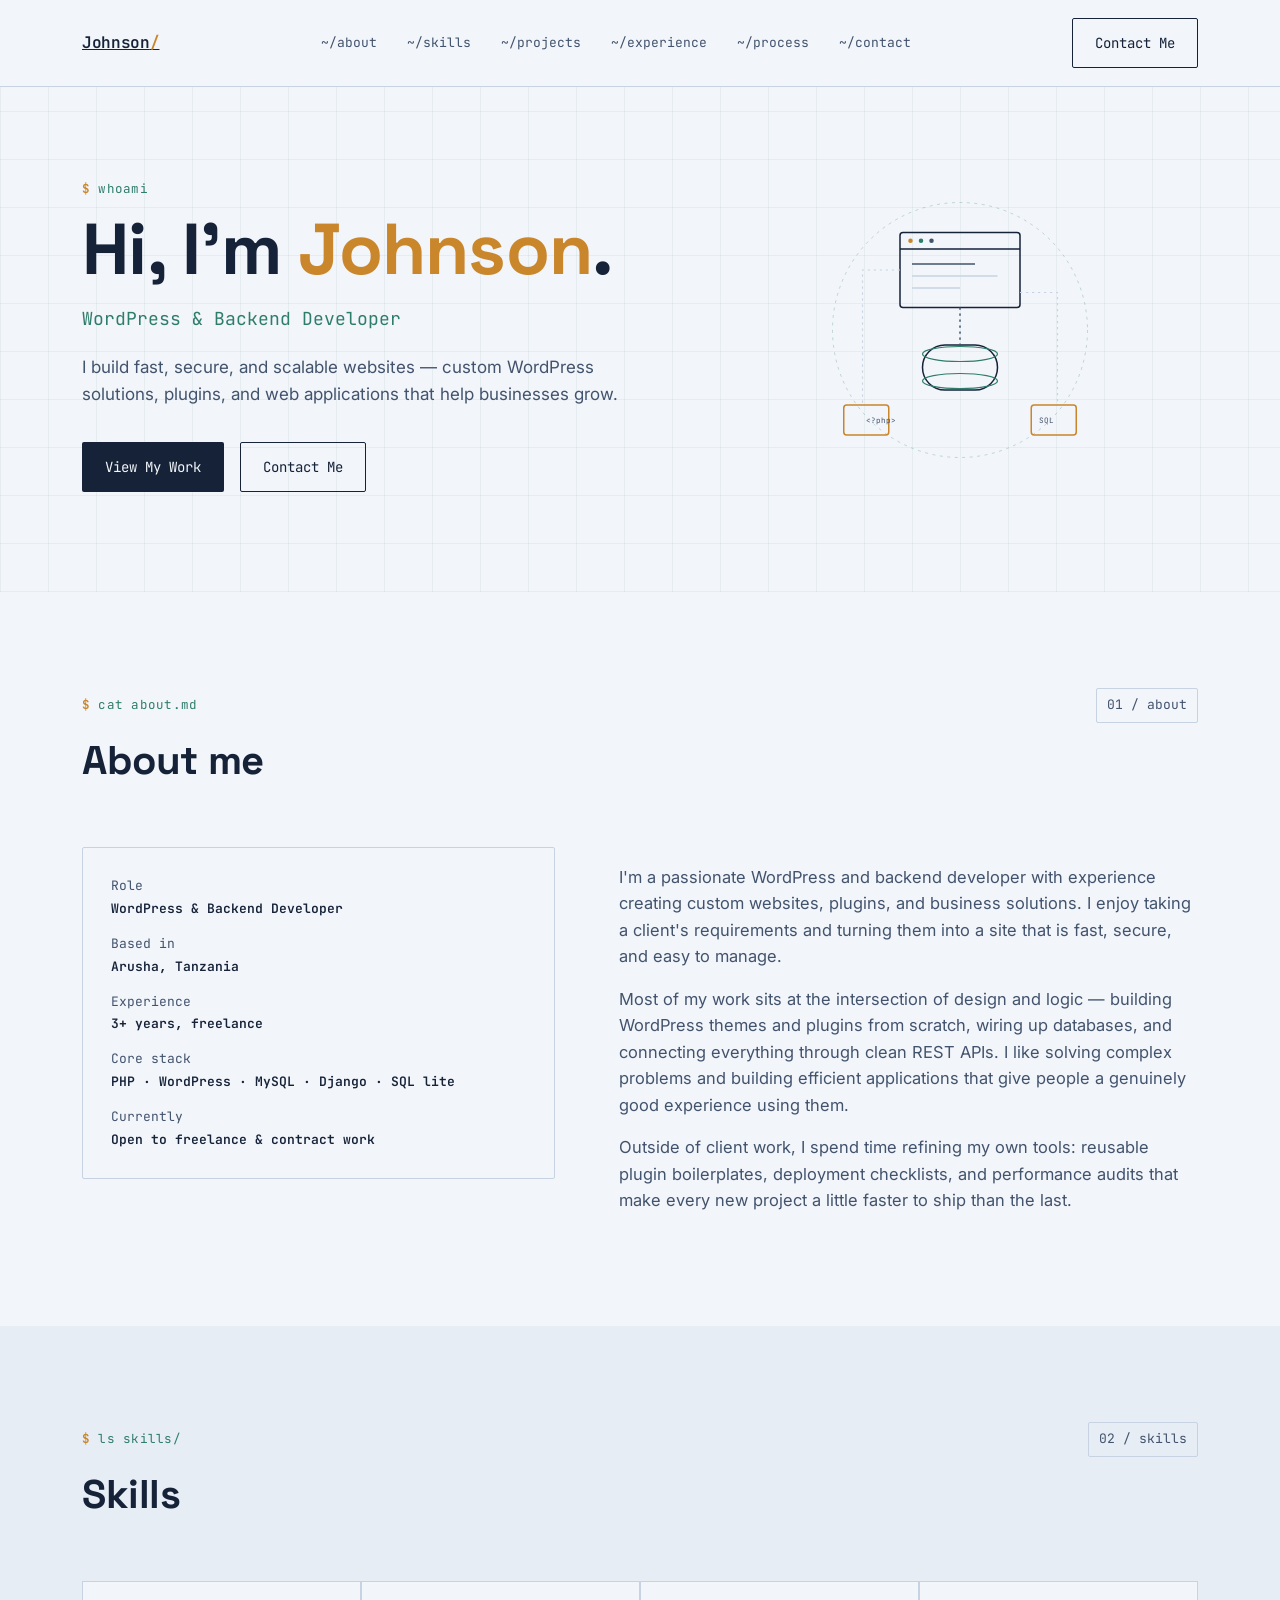
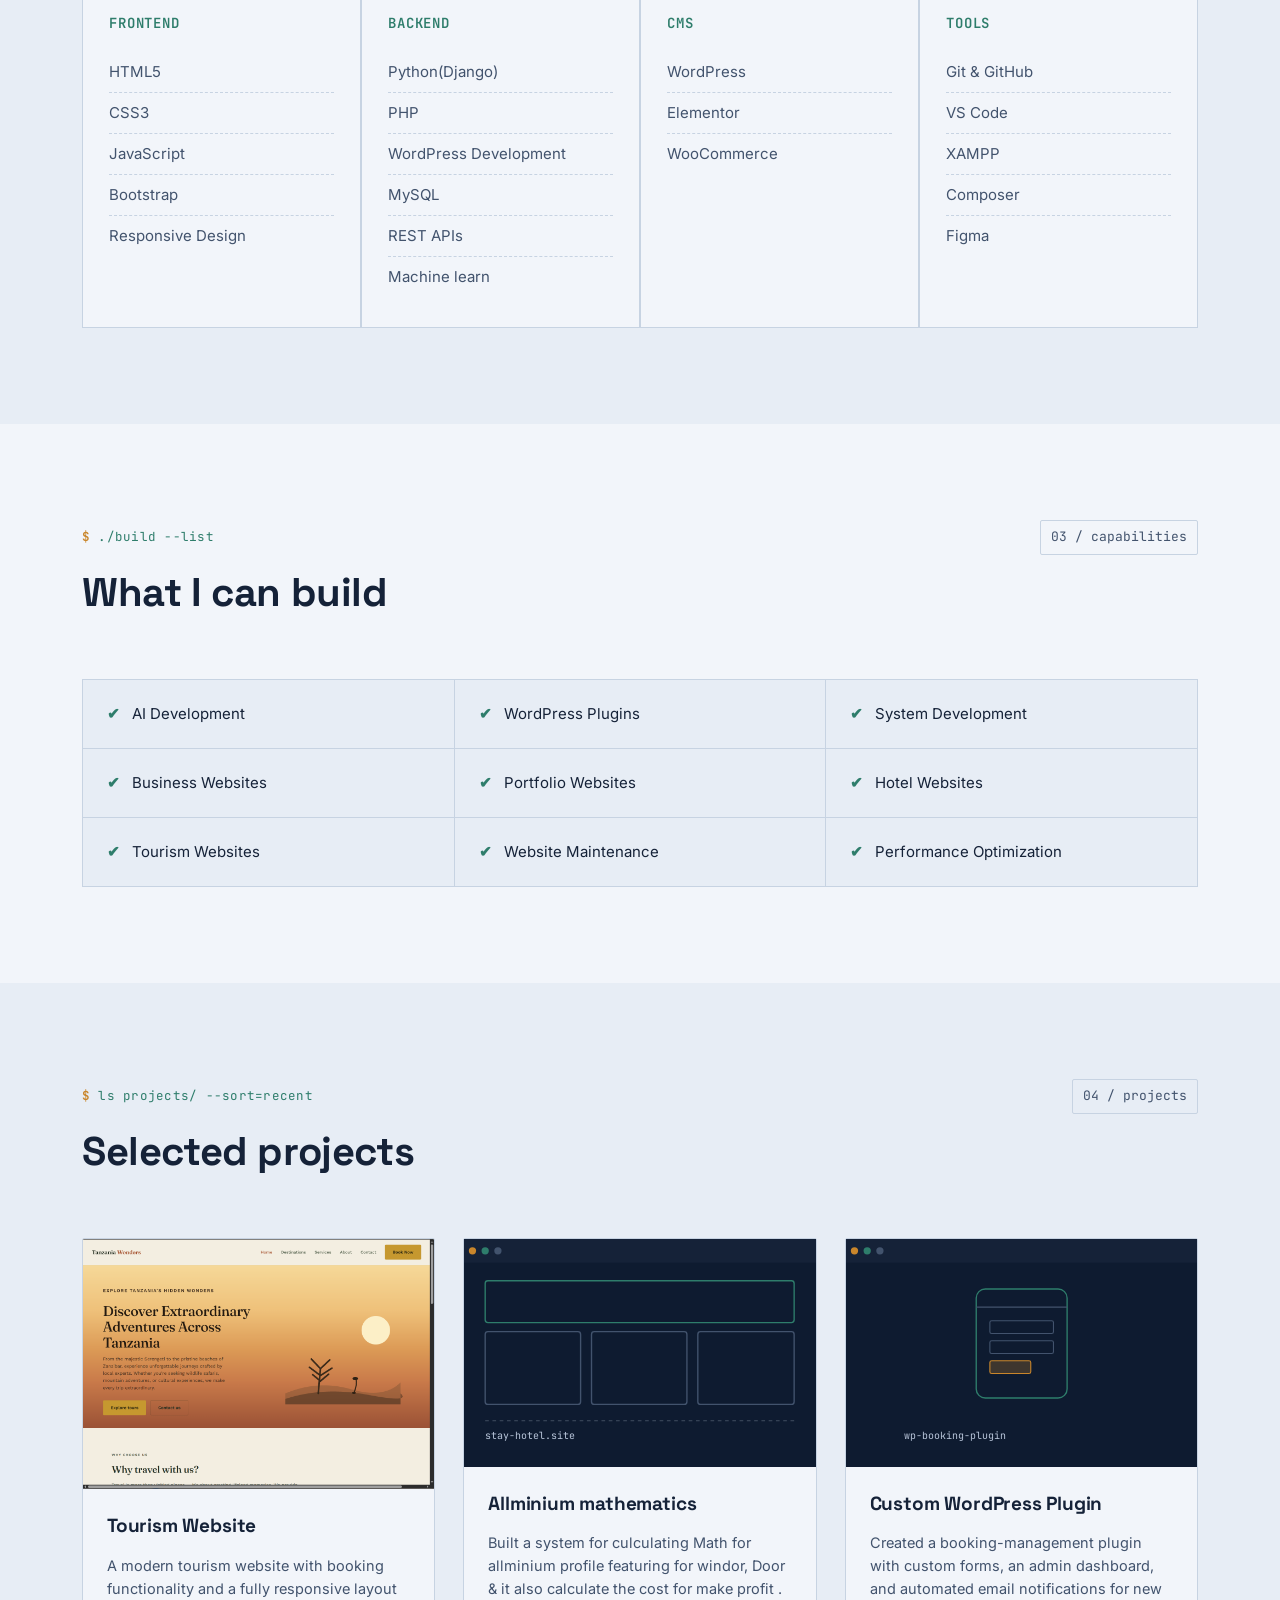
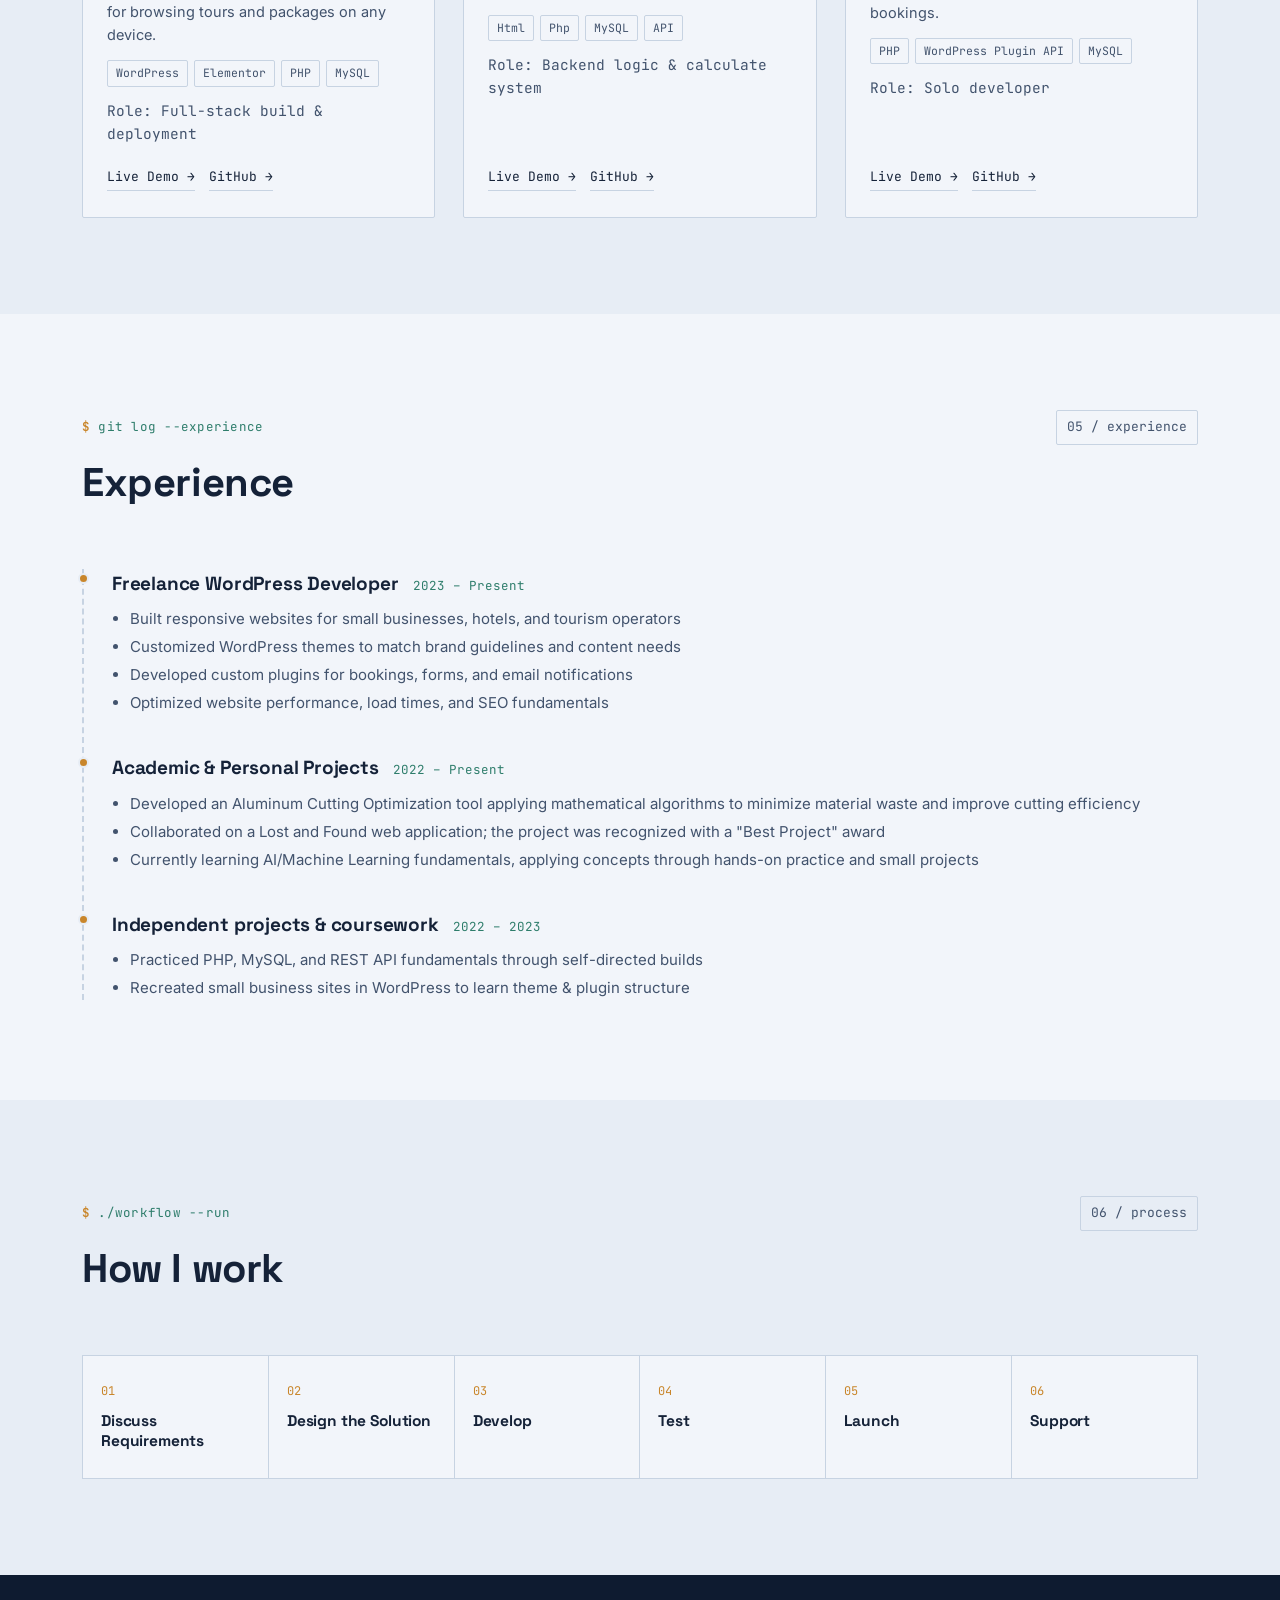
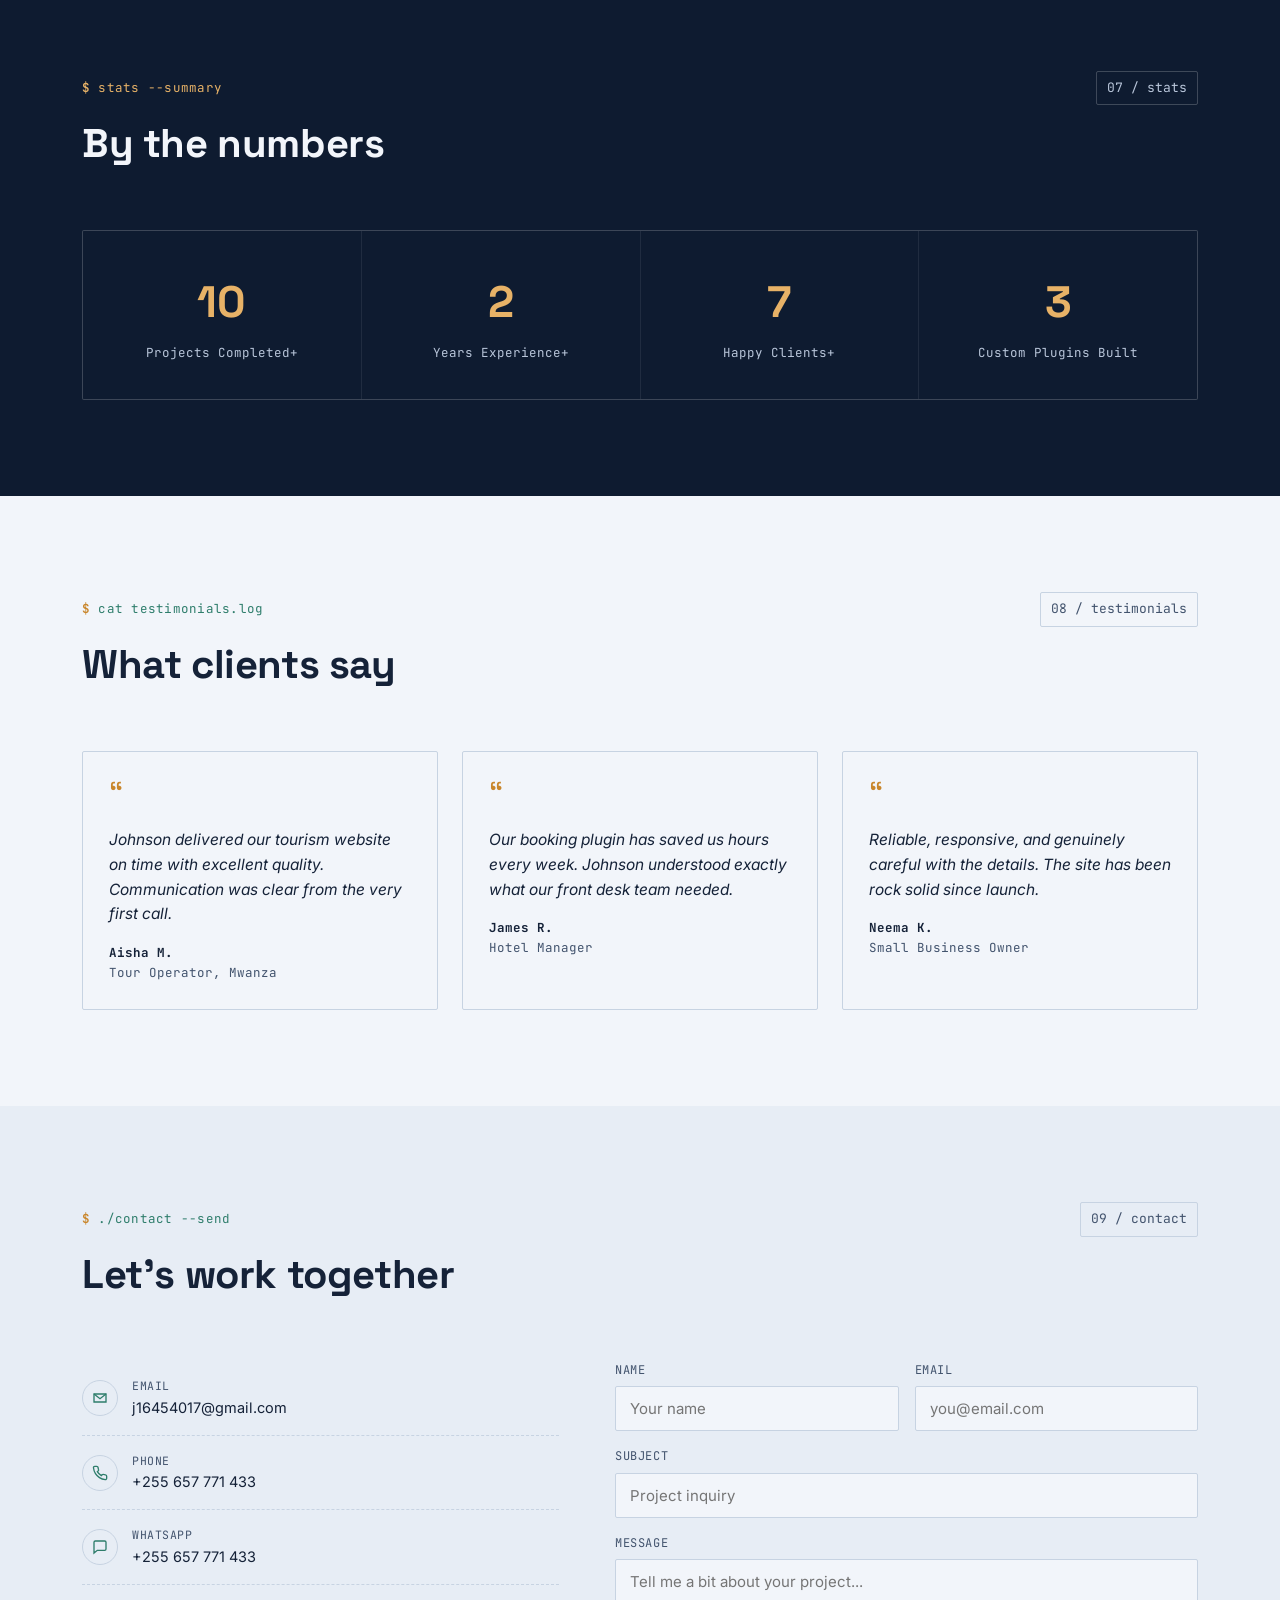
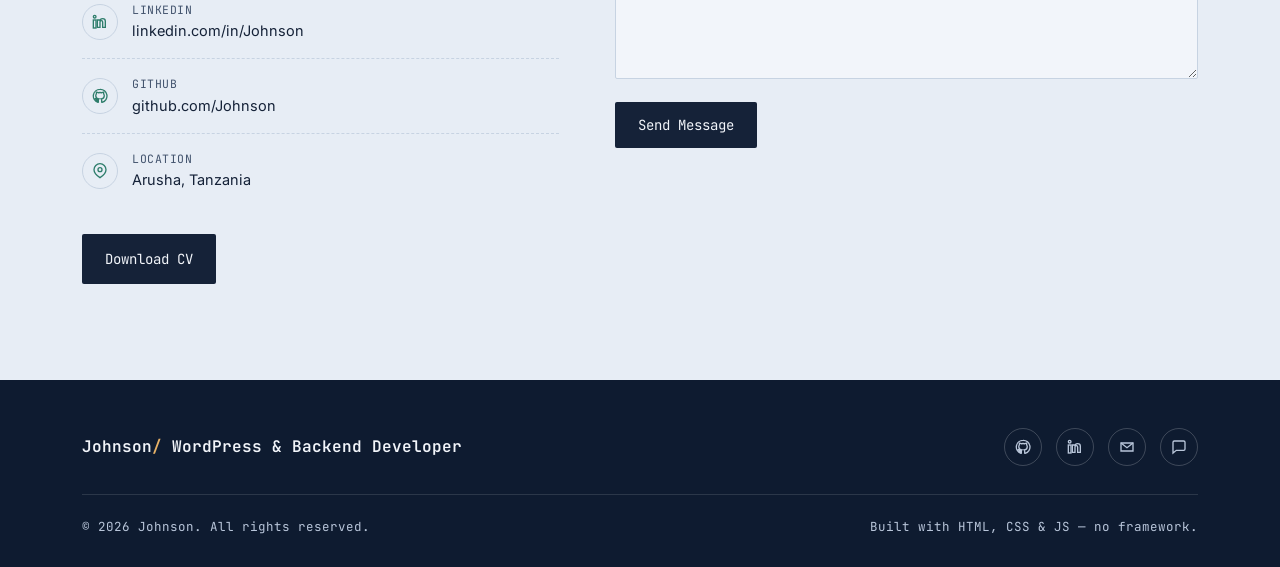
<file: index.html>
<!DOCTYPE html>
<html lang="en">
<head>
<meta charset="UTF-8">
<meta name="viewport" content="width=device-width, initial-scale=1.0">
<title>Johnson — Portfolio &amp; Backend Developer</title>
<meta name="description" content="Johnson — WordPress & Backend Developer. Custom WordPress builds, plugins, and business web applications.">
<link rel="preconnect" href="https://fonts.googleapis.com">
<link rel="preconnect" href="https://fonts.gstatic.com" crossorigin>
<link href="https://fonts.googleapis.com/css2?family=Space+Grotesk:wght@500;600;700&family=Inter:wght@400;500;600&family=JetBrains+Mono:wght@400;500;600&display=swap" rel="stylesheet">
<style>
  :root{
    --paper:#F2F5FA;
    --paper-alt:#E7EDF5;
    --ink:#152238;
    --ink-soft:#42536D;
    --line:#C7D3E2;
    --brass:#C9862B;
    --brass-soft:#E7B267;
    --teal:#2E7D6B;
    --navy-deep:#0E1B30;
    --navy-deep-soft:#B9C6DA;
    --radius:2px;
    --maxw:1180px;
    --serif-display: 'Space Grotesk', sans-serif;
    --body: 'Inter', sans-serif;
    --mono: 'JetBrains Mono', monospace;
  }

  *,*::before,*::after{box-sizing:border-box;}
  html{scroll-behavior:smooth;}
  @media (prefers-reduced-motion: reduce){
    html{scroll-behavior:auto;}
    *,*::before,*::after{animation-duration:0.001ms !important; animation-iteration-count:1 !important; transition-duration:0.001ms !important; scroll-behavior:auto !important;}
  }

  body{
    margin:0;
    background:var(--paper);
    color:var(--ink);
    font-family:var(--body);
    line-height:1.6;
    -webkit-font-smoothing:antialiased;
  }

  img{max-width:100%; display:block;}
  a{color:inherit;}
  button{font-family:inherit;}

  .wrap{max-width:var(--maxw); margin:0 auto; padding:0 32px;}

  /* ---------- Blueprint grid texture ---------- */
  .blueprint-bg{
    background-image:
      repeating-linear-gradient(0deg, rgba(46,125,107,0.07) 0, rgba(46,125,107,0.07) 1px, transparent 1px, transparent 48px),
      repeating-linear-gradient(90deg, rgba(46,125,107,0.07) 0, rgba(46,125,107,0.07) 1px, transparent 1px, transparent 48px);
  }

  /* ---------- Eyebrow / mono labels ---------- */
  .eyebrow{
    font-family:var(--mono);
    font-size:12.5px;
    letter-spacing:0.02em;
    color:var(--teal);
    display:inline-flex;
    align-items:center;
    gap:8px;
    margin:0 0 14px;
  }
  .eyebrow::before{content:"$"; color:var(--brass); font-weight:600;}
  .eyebrow.on-dark{color:var(--brass-soft);}
  .eyebrow.on-dark::before{color:var(--brass-soft);}

  h1,h2,h3{
    font-family:var(--serif-display);
    font-weight:700;
    margin:0;
    letter-spacing:-0.01em;
  }

  .section-title{
    font-size:clamp(28px,4vw,40px);
    margin-bottom:10px;
  }
  .section-kicker-row{
    display:flex;
    align-items:baseline;
    justify-content:space-between;
    flex-wrap:wrap;
    gap:16px;
    margin-bottom:44px;
  }
  .section-num{
    font-family:var(--mono);
    font-size:13px;
    color:var(--ink-soft);
    border:1px solid var(--line);
    padding:6px 10px;
    border-radius:var(--radius);
    white-space:nowrap;
  }

  section{padding:96px 0;}
  section.alt{background:var(--paper-alt);}

  .btn{
    font-family:var(--mono);
    font-size:14px;
    display:inline-flex;
    align-items:center;
    gap:8px;
    padding:13px 22px;
    border-radius:var(--radius);
    text-decoration:none;
    border:1px solid transparent;
    cursor:pointer;
    transition:transform .15s ease, background .2s ease, color .2s ease, border-color .2s ease;
  }
  .btn:focus-visible{outline:2px solid var(--brass); outline-offset:3px;}
  .btn-primary{background:var(--ink); color:var(--paper);}
  .btn-primary:hover{background:var(--brass); color:var(--navy-deep);}
  .btn-ghost{border-color:var(--ink); color:var(--ink); background:transparent;}
  .btn-ghost:hover{background:var(--ink); color:var(--paper);}
  .btn-ghost.on-dark{border-color:var(--navy-deep-soft); color:var(--paper);}
  .btn-ghost.on-dark:hover{background:var(--paper); color:var(--navy-deep);}
  .btn-primary.on-dark{background:var(--brass); color:var(--navy-deep);}
  .btn-primary.on-dark:hover{background:var(--brass-soft);}

  /* ---------- Header / nav ---------- */
  header{
    position:sticky; top:0; z-index:100;
    background:rgba(242,245,250,0.88);
    backdrop-filter:saturate(160%) blur(8px);
    border-bottom:1px solid var(--line);
  }
  .nav-inner{
    display:flex; align-items:center; justify-content:space-between;
    padding:18px 32px;
    max-width:var(--maxw); margin:0 auto;
  }
  .logo{
    font-family:var(--mono);
    font-weight:600;
    font-size:16px;
    letter-spacing:-0.02em;
  }
  .logo .slash{color:var(--brass);}
  nav.path-nav ul{
    list-style:none; display:flex; gap:26px; margin:0; padding:0;
    font-family:var(--mono); font-size:13px;
  }
  nav.path-nav a{
    text-decoration:none; color:var(--ink-soft);
    padding:4px 2px;
    border-bottom:1px solid transparent;
    transition:color .15s ease, border-color .15s ease;
  }
  nav.path-nav a:hover, nav.path-nav a:focus-visible{color:var(--ink); border-bottom-color:var(--brass);}
  .nav-cta{display:flex; align-items:center; gap:14px;}
  .menu-toggle{
    display:none;
    background:none; border:1px solid var(--line); border-radius:var(--radius);
    width:42px; height:38px; cursor:pointer; align-items:center; justify-content:center;
  }
  .menu-toggle span, .menu-toggle span::before, .menu-toggle span::after{
    display:block; width:18px; height:2px; background:var(--ink); position:relative; transition:.2s;
  }
  .menu-toggle span::before, .menu-toggle span::after{content:""; position:absolute; left:0;}
  .menu-toggle span::before{top:-6px;}
  .menu-toggle span::after{top:6px;}

  /* ---------- Hero ---------- */
  .hero{
    padding:88px 0 100px;
    position:relative;
    overflow:hidden;
  }
  .hero-grid{
    display:grid;
    grid-template-columns:1.1fr 0.9fr;
    gap:56px;
    align-items:center;
  }
  .hero h1{
    font-size:clamp(42px,6.2vw,72px);
    line-height:1.02;
  }
  .hero h1 .accent{color:var(--brass);}
  .hero-role{
    font-family:var(--mono);
    font-size:clamp(15px,1.6vw,18px);
    color:var(--teal);
    margin:18px 0 20px;
  }
  .hero-intro{
    max-width:52ch;
    color:var(--ink-soft);
    font-size:17px;
    margin-bottom:34px;
  }
  .hero-actions{display:flex; gap:16px; flex-wrap:wrap;}

  .schematic{
    position:relative;
    aspect-ratio:1/1;
    max-width:440px;
    margin:0 auto;
  }
  .schematic svg{width:100%; height:100%;}

  /* ---------- About ---------- */
  .about-grid{
    display:grid;
    grid-template-columns:0.9fr 1.1fr;
    gap:64px;
    align-items:start;
  }
  .about-card{
    background:var(--paper);
    border:1px solid var(--line);
    border-radius:var(--radius);
    padding:28px;
  }
  .about-card dl{margin:0; font-family:var(--mono); font-size:13px;}
  .about-card dt{color:var(--ink-soft); margin-top:14px;}
  .about-card dt:first-child{margin-top:0;}
  .about-card dd{margin:2px 0 0; color:var(--ink); font-weight:600;}
  .about-text p{color:var(--ink-soft); font-size:16.5px; max-width:60ch;}
  .about-text p + p{margin-top:16px;}

  /* ---------- Skills ---------- */
  .skills-grid{
    display:grid;
    grid-template-columns:repeat(4,1fr);
    gap:2px;
    background:var(--line);
    border:1px solid var(--line);
  }
  .skill-col{background:var(--paper); padding:30px 26px;}
  .skill-col h3{font-family:var(--mono); font-size:14px; font-weight:600; color:var(--teal); text-transform:uppercase; letter-spacing:.06em; margin-bottom:18px;}
  .skill-col ul{list-style:none; margin:0; padding:0;}
  .skill-col li{
    font-size:15px; padding:8px 0; border-top:1px dashed var(--line); color:var(--ink-soft);
  }
  .skill-col li:first-child{border-top:none;}

  /* ---------- What I build ---------- */
  .capabilities{
    display:grid;
    grid-template-columns:repeat(3,1fr);
    gap:1px;
    background:var(--line);
    border:1px solid var(--line);
  }
  .cap-item{
    background:var(--paper-alt);
    padding:22px 24px;
    display:flex; align-items:center; gap:12px;
    font-size:15px;
  }
  .cap-item .tick{
    color:var(--teal); font-family:var(--mono); font-weight:600; flex-shrink:0;
  }

  /* ---------- Projects ---------- */
  .projects-grid{
    display:grid;
    grid-template-columns:repeat(3,1fr);
    gap:28px;
  }
  .project-card{
    border:1px solid var(--line);
    border-radius:var(--radius);
    background:var(--paper);
    overflow:hidden;
    display:flex; flex-direction:column;
    transition:transform .2s ease, box-shadow .2s ease;
  }
  .project-card:hover{transform:translateY(-4px); box-shadow:0 14px 30px -18px rgba(21,34,56,0.35);}
  .project-thumb{
    aspect-ratio:16/10;
    background:var(--navy-deep);
    position:relative;
  }
  .project-thumb svg{width:100%; height:100%;}
  .project-body{padding:22px 24px 26px; display:flex; flex-direction:column; gap:12px; flex:1;}
  .project-body h3{font-size:19px;}
  .project-body p{color:var(--ink-soft); font-size:14.5px; margin:0;}
  .tag-row{display:flex; flex-wrap:wrap; gap:6px; margin-top:2px;}
  .tag{
    font-family:var(--mono); font-size:11.5px; color:var(--ink-soft);
    border:1px solid var(--line); border-radius:var(--radius); padding:3px 8px;
  }
  .project-meta{font-family:var(--mono); font-size:12px; color:var(--teal); margin-top:2px;}
  .project-links{display:flex; gap:14px; margin-top:auto; padding-top:10px; font-family:var(--mono); font-size:13px;}
  .project-links a{text-decoration:none; border-bottom:1px solid var(--line); padding-bottom:2px; transition:border-color .15s, color .15s;}
  .project-links a:hover{border-color:var(--brass); color:var(--brass);}

  /* ---------- Experience / Process (timeline) ---------- */
  .timeline{
    position:relative;
    padding-left:28px;
    border-left:2px dashed var(--line);
  }
  .tl-item{position:relative; padding-bottom:34px;}
  .tl-item:last-child{padding-bottom:0;}
  .tl-item::before{
    content:""; position:absolute; left:-34px; top:4px;
    width:11px; height:11px; border-radius:50%;
    background:var(--brass); border:2px solid var(--paper-alt);
  }
  .tl-head{display:flex; align-items:baseline; gap:14px; flex-wrap:wrap; margin-bottom:8px;}
  .tl-head h3{font-size:19px;}
  .tl-date{font-family:var(--mono); font-size:12.5px; color:var(--teal);}
  .tl-item ul{margin:8px 0 0; padding-left:18px; color:var(--ink-soft); font-size:15px;}
  .tl-item ul li{margin-bottom:4px;}

  .process-grid{
    display:grid;
    grid-template-columns:repeat(6,1fr);
    gap:1px;
    background:var(--line);
    border:1px solid var(--line);
  }
  .process-step{
    background:var(--paper);
    padding:26px 18px;
    text-align:left;
  }
  .process-step .step-num{
    font-family:var(--mono); font-size:12px; color:var(--brass); display:block; margin-bottom:10px;
  }
  .process-step h3{font-size:15.5px; line-height:1.3;}

  /* ---------- Stats ---------- */
  .stats-grid{
    display:grid;
    grid-template-columns:repeat(4,1fr);
    gap:1px;
    background:rgba(255,255,255,0.08);
    border:1px solid rgba(255,255,255,0.12);
    border-radius:var(--radius);
    overflow:hidden;
  }
  .stat{background:var(--navy-deep); padding:36px 20px; text-align:center;}
  .stat .num{
    font-family:var(--serif-display); font-weight:700;
    font-size:clamp(30px,4vw,44px); color:var(--brass-soft);
    display:block;
  }
  .stat .label{font-family:var(--mono); font-size:12.5px; color:var(--navy-deep-soft); margin-top:6px; display:block;}

  /* ---------- Testimonials ---------- */
  .testi-grid{
    display:grid;
    grid-template-columns:repeat(3,1fr);
    gap:24px;
  }
  .testi-card{
    background:var(--paper); border:1px solid var(--line); border-radius:var(--radius);
    padding:26px; display:flex; flex-direction:column; gap:16px;
  }
  .testi-card p{margin:0; font-size:15.5px; color:var(--ink); font-style:italic;}
  .testi-who{font-family:var(--mono); font-size:12.5px; color:var(--ink-soft);}
  .testi-who strong{color:var(--ink); font-style:normal;}
  .quote-mark{font-family:var(--serif-display); font-size:34px; color:var(--brass); line-height:1;}

  /* ---------- Contact ---------- */
  .contact-grid{
    display:grid;
    grid-template-columns:0.9fr 1.1fr;
    gap:56px;
  }
  .contact-list{list-style:none; margin:0; padding:0;}
  .contact-list li{
    display:flex; align-items:center; gap:14px;
    padding:16px 0; border-top:1px dashed var(--line);
  }
  .contact-list li:first-child{border-top:none;}
  .contact-list .ic{
    width:36px; height:36px; border-radius:50%; border:1px solid var(--line);
    display:flex; align-items:center; justify-content:center; flex-shrink:0;
    color:var(--teal);
  }
  .contact-list a{text-decoration:none;}
  .contact-list a:hover{color:var(--brass);}
  .contact-list .ctxt{display:flex; flex-direction:column; font-size:14.5px;}
  .contact-list .ctxt span:first-child{font-family:var(--mono); font-size:11.5px; color:var(--ink-soft); text-transform:uppercase; letter-spacing:.05em;}

  form.contact-form{display:flex; flex-direction:column; gap:16px;}
  .form-row{display:grid; grid-template-columns:1fr 1fr; gap:16px;}
  label{font-family:var(--mono); font-size:12px; color:var(--ink-soft); text-transform:uppercase; letter-spacing:.05em; display:block; margin-bottom:6px;}
  input, textarea{
    width:100%; font-family:var(--body); font-size:15px;
    padding:12px 14px; border:1px solid var(--line); border-radius:var(--radius);
    background:var(--paper); color:var(--ink);
  }
  input:focus, textarea:focus{outline:2px solid var(--brass); outline-offset:1px; border-color:var(--brass);}
  textarea{resize:vertical; min-height:120px;}
  .form-note{font-family:var(--mono); font-size:12px; color:var(--ink-soft); margin-top:-4px;}

  /* ---------- Footer ---------- */
  footer{
    background:var(--navy-deep); color:var(--navy-deep-soft);
    padding:48px 0 30px;
  }
  .footer-top{display:flex; justify-content:space-between; align-items:center; flex-wrap:wrap; gap:20px; padding-bottom:28px; border-bottom:1px solid rgba(255,255,255,0.12);}
  .footer-logo{font-family:var(--mono); color:var(--paper); font-weight:600;}
  .social-row{display:flex; gap:14px;}
  .social-row a{
    width:38px; height:38px; border-radius:50%; border:1px solid rgba(255,255,255,0.2);
    display:flex; align-items:center; justify-content:center; text-decoration:none; color:var(--navy-deep-soft);
    transition:border-color .15s, color .15s;
  }
  .social-row a:hover{border-color:var(--brass-soft); color:var(--brass-soft);}
  .footer-bottom{
    display:flex; justify-content:space-between; flex-wrap:wrap; gap:10px;
    padding-top:22px; font-family:var(--mono); font-size:12.5px;
  }

  /* reveal animation */
  .reveal{opacity:0; transform:translateY(18px); transition:opacity .6s ease, transform .6s ease;}
  .reveal.in{opacity:1; transform:none;}

  /* ---------- Responsive ---------- */
  @media (max-width:980px){
    .hero-grid{grid-template-columns:1fr;}
    .schematic{order:-1; max-width:300px;}
    .about-grid, .contact-grid{grid-template-columns:1fr;}
    .skills-grid{grid-template-columns:repeat(2,1fr);}
    .capabilities{grid-template-columns:repeat(2,1fr);}
    .projects-grid{grid-template-columns:repeat(2,1fr);}
    .process-grid{grid-template-columns:repeat(3,1fr);}
    .stats-grid{grid-template-columns:repeat(2,1fr);}
    .testi-grid{grid-template-columns:1fr;}
  }
  @media (max-width:720px){
    .wrap{padding:0 20px;}
    nav.path-nav{
      position:fixed; inset:64px 0 auto 0; background:var(--paper);
      border-bottom:1px solid var(--line);
      transform:translateY(-120%); transition:transform .25s ease;
      padding:10px 0 18px;
    }
    nav.path-nav.open{transform:translateY(0);}
    nav.path-nav ul{flex-direction:column; gap:0; padding:0 32px;}
    nav.path-nav li{border-top:1px dashed var(--line);}
    nav.path-nav li:first-child{border-top:none;}
    nav.path-nav a{display:block; padding:14px 2px;}
    .menu-toggle{display:flex;}
    .nav-cta .btn-ghost{display:none;}
    .skills-grid{grid-template-columns:1fr 1fr;}
    .capabilities{grid-template-columns:1fr;}
    .projects-grid{grid-template-columns:1fr;}
    .process-grid{grid-template-columns:repeat(2,1fr);}
    .stats-grid{grid-template-columns:1fr 1fr;}
    .form-row{grid-template-columns:1fr;}
  }
</style>
</head>
<body>

<header>
  <div class="nav-inner">
    <a href="#top" class="logo">Johnson<span class="slash">/</span></a>
    <nav class="path-nav" id="pathNav">
      <ul>
        <li><a href="#about">~/about</a></li>
        <li><a href="#skills">~/skills</a></li>
        <li><a href="#projects">~/projects</a></li>
        <li><a href="#experience">~/experience</a></li>
        <li><a href="#process">~/process</a></li>
        <li><a href="#contact">~/contact</a></li>
      </ul>
    </nav>
    <div class="nav-cta">
      <a href="#contact" class="btn btn-ghost">Contact Me</a>
      <button class="menu-toggle" id="menuToggle" aria-label="Toggle menu" aria-expanded="false"><span></span></button>
    </div>
  </div>
</header>

<main id="top">

  <!-- ================= HERO ================= -->
  <section class="hero blueprint-bg">
    <div class="wrap hero-grid">
      <div>
        <p class="eyebrow">whoami</p>
        <h1>Hi, I'm <span class="accent">Johnson</span>.</h1>
        <p class="hero-role">WordPress &amp; Backend Developer</p>
        <p class="hero-intro">I build fast, secure, and scalable websites &mdash; custom WordPress solutions, plugins, and web applications that help businesses grow.</p>
        <div class="hero-actions">
          <a href="#projects" class="btn btn-primary">View My Work</a>
          <a href="#contact" class="btn btn-ghost">Contact Me</a>
        </div>
      </div>
      <div class="schematic" aria-hidden="true">
        <svg viewBox="0 0 400 400" fill="none">
          <circle cx="200" cy="200" r="170" stroke="#2E7D6B" stroke-opacity="0.35" stroke-dasharray="4 6"/>
          <rect x="120" y="70" width="160" height="100" rx="4" stroke="#152238" stroke-width="2"/>
          <line x1="120" y1="92" x2="280" y2="92" stroke="#152238" stroke-width="2"/>
          <circle cx="134" cy="81" r="3" fill="#C9862B"/>
          <circle cx="148" cy="81" r="3" fill="#2E7D6B"/>
          <circle cx="162" cy="81" r="3" fill="#42536D"/>
          <line x1="136" y1="112" x2="220" y2="112" stroke="#42536D" stroke-width="2"/>
          <line x1="136" y1="128" x2="250" y2="128" stroke="#C7D3E2" stroke-width="2"/>
          <line x1="136" y1="144" x2="200" y2="144" stroke="#C7D3E2" stroke-width="2"/>
          <rect x="150" y="220" width="100" height="60" rx="30" stroke="#152238" stroke-width="2"/>
          <ellipse cx="200" cy="232" rx="50" ry="10" stroke="#2E7D6B" stroke-width="1.6"/>
          <ellipse cx="200" cy="268" rx="50" ry="10" stroke="#2E7D6B" stroke-width="1.6"/>
          <path d="M200 170 V 220" stroke="#42536D" stroke-width="2" stroke-dasharray="3 5"/>
          <path d="M120 120 H 70 V 300" stroke="#C7D3E2" stroke-width="1.5" stroke-dasharray="3 5"/>
          <path d="M280 150 H 330 V 300" stroke="#C7D3E2" stroke-width="1.5" stroke-dasharray="3 5"/>
          <rect x="45" y="300" width="60" height="40" rx="4" stroke="#C9862B" stroke-width="2"/>
          <rect x="295" y="300" width="60" height="40" rx="4" stroke="#C9862B" stroke-width="2"/>
          <text x="75" y="324" font-family="JetBrains Mono, monospace" font-size="10" fill="#42536D">&lt;?php&gt;</text>
          <text x="305" y="324" font-family="JetBrains Mono, monospace" font-size="10" fill="#42536D">SQL</text>
        </svg>
      </div>
    </div>
  </section>

  <!-- ================= ABOUT ================= -->
  <section id="about">
    <div class="wrap">
      <div class="section-kicker-row">
        <div>
          <p class="eyebrow">cat about.md</p>
          <h2 class="section-title">About me</h2>
        </div>
        <span class="section-num">01 / about</span>
      </div>
      <div class="about-grid">
        <div class="about-card reveal">
          <dl>
            <dt>Role</dt><dd>WordPress &amp; Backend Developer</dd>
            <dt>Based in</dt><dd>Arusha, Tanzania</dd>
            <dt>Experience</dt><dd>3+ years, freelance</dd>
            <dt>Core stack</dt><dd>PHP · WordPress · MySQL · Django · SQL lite</dd>
            <dt>Currently</dt><dd>Open to freelance &amp; contract work</dd>
          </dl>
        </div>
        <div class="about-text reveal">
          <p>I'm a passionate WordPress and backend developer with experience creating custom websites, plugins, and business solutions. I enjoy taking a client's requirements and turning them into a site that is fast, secure, and easy to manage.</p>
          <p>Most of my work sits at the intersection of design and logic &mdash; building WordPress themes and plugins from scratch, wiring up databases, and connecting everything through clean REST APIs. I like solving complex problems and building efficient applications that give people a genuinely good experience using them.</p>
          <p>Outside of client work, I spend time refining my own tools: reusable plugin boilerplates, deployment checklists, and performance audits that make every new project a little faster to ship than the last.</p>
        </div>
      </div>
    </div>
  </section>

  <!-- ================= SKILLS ================= -->
  <section id="skills" class="alt">
    <div class="wrap">
      <div class="section-kicker-row">
        <div>
          <p class="eyebrow">ls skills/</p>
          <h2 class="section-title">Skills</h2>
        </div>
        <span class="section-num">02 / skills</span>
      </div>
      <div class="skills-grid reveal">
        <div class="skill-col">
          <h3>Frontend</h3>
          <ul>
            <li>HTML5</li>
            <li>CSS3</li>
            <li>JavaScript</li>
            <li>Bootstrap</li>
            <li>Responsive Design</li>
          </ul>
        </div>
        <div class="skill-col">
          <h3>Backend</h3>
          <ul>
            <li>Python(Django)</li>
            <li>PHP</li>
            <li>WordPress Development</li>
            <li>MySQL</li>
            <li>REST APIs</li>
            <li>Machine learn</li>
          </ul>
        </div>
        <div class="skill-col">
          <h3>CMS</h3>
          <ul>
            <li>WordPress</li>
            <li>Elementor</li>
            <li>WooCommerce</li>
          </ul>
        </div>
        <div class="skill-col">
          <h3>Tools</h3>
          <ul>
            <li>Git &amp; GitHub</li>
            <li>VS Code</li>
            <li>XAMPP</li>
            <li>Composer</li>
            <li>Figma</li>
          </ul>
        </div>
      </div>
    </div>
  </section>

  <!-- ================= WHAT I BUILD ================= -->
  <section id="build">
    <div class="wrap">
      <div class="section-kicker-row">
        <div>
          <p class="eyebrow">./build --list</p>
          <h2 class="section-title">What I can build</h2>
        </div>
        <span class="section-num">03 / capabilities</span>
      </div>
      <div class="capabilities reveal">
        <div class="cap-item"><span class="tick">✔</span> AI Development</div>
        <div class="cap-item"><span class="tick">✔</span> WordPress Plugins</div>
        <div class="cap-item"><span class="tick">✔</span> System Development</div>
        <div class="cap-item"><span class="tick">✔</span> Business Websites</div>
        <div class="cap-item"><span class="tick">✔</span> Portfolio Websites</div>
        <div class="cap-item"><span class="tick">✔</span> Hotel Websites</div>
        <div class="cap-item"><span class="tick">✔</span> Tourism Websites</div>
        <div class="cap-item"><span class="tick">✔</span> Website Maintenance</div>
        <div class="cap-item"><span class="tick">✔</span> Performance Optimization</div>
      </div>
    </div>
  </section>

  <!-- ================= PROJECTS ================= -->
  <section id="projects" class="alt">
    <div class="wrap">
      <div class="section-kicker-row">
        <div>
          <p class="eyebrow">ls projects/ --sort=recent</p>
          <h2 class="section-title">Selected projects</h2>
        </div>
        <span class="section-num">04 / projects</span>
      </div>
      <div class="projects-grid">

        <article class="project-card reveal">
          <div class="project-thumb">
            <!-- <svg viewBox="0 0 400 250" preserveAspectRatio="xMidYMid slice">
              <rect width="400" height="250" fill="#0E1B30"/>
              <rect x="0" y="0" width="400" height="26" fill="#152238"/>
              <circle cx="16" cy="13" r="4" fill="#C9862B"/>
              <circle cx="30" cy="13" r="4" fill="#2E7D6B"/>
              <circle cx="44" cy="13" r="4" fill="#42536D"/>
              <rect x="30" y="50" width="150" height="130" rx="3" stroke="#2E7D6B" stroke-width="1.5" fill="none"/>
              <rect x="200" y="50" width="170" height="60" rx="3" stroke="#42536D" stroke-width="1.5" fill="none"/>
              <rect x="200" y="120" width="80" height="60" rx="3" stroke="#42536D" stroke-width="1.5" fill="none"/>
              <rect x="290" y="120" width="80" height="60" rx="3" stroke="#42536D" stroke-width="1.5" fill="none"/>
              <path d="M30 200 H370" stroke="#C7D3E2" stroke-opacity="0.3" stroke-dasharray="4 4"/>
              <text x="30" y="220" font-family="JetBrains Mono, monospace" font-size="11" fill="#B9C6DA">tourism-booking.site</text>
            </svg> -->
            <img src="img/Tour Web Img.png" alt="tourism website">

          </div>
          <div class="project-body">
            <h3>Tourism Website</h3>
            <p>A modern tourism website with booking functionality and a fully responsive layout for browsing tours and packages on any device.</p>
            <div class="tag-row">
              <span class="tag">WordPress</span><span class="tag">Elementor</span><span class="tag">PHP</span><span class="tag">MySQL</span>
            </div>
            <p class="project-meta">Role: Full-stack build &amp; deployment</p>
            <div class="project-links">
              <a href="tour web/index.html">Live Demo →</a>
              <a href="#">GitHub →</a>
            </div>
          </div>
        </article>

        <article class="project-card reveal">
          <div class="project-thumb">
            <svg viewBox="0 0 400 250" preserveAspectRatio="xMidYMid slice">
              <rect width="400" height="250" fill="#0E1B30"/>
              <rect x="0" y="0" width="400" height="26" fill="#152238"/>
              <circle cx="16" cy="13" r="4" fill="#C9862B"/>
              <circle cx="30" cy="13" r="4" fill="#2E7D6B"/>
              <circle cx="44" cy="13" r="4" fill="#42536D"/>
              <rect x="30" y="46" width="340" height="46" rx="3" stroke="#2E7D6B" stroke-width="1.5" fill="none"/>
              <rect x="30" y="102" width="105" height="80" rx="3" stroke="#42536D" stroke-width="1.5" fill="none"/>
              <rect x="147" y="102" width="105" height="80" rx="3" stroke="#42536D" stroke-width="1.5" fill="none"/>
              <rect x="264" y="102" width="106" height="80" rx="3" stroke="#42536D" stroke-width="1.5" fill="none"/>
              <path d="M30 200 H370" stroke="#C7D3E2" stroke-opacity="0.3" stroke-dasharray="4 4"/>
              <text x="30" y="220" font-family="JetBrains Mono, monospace" font-size="11" fill="#B9C6DA">stay-hotel.site</text>
            </svg>
          </div>
          <div class="project-body">
            <h3>Allminium mathematics</h3>
            <p>Built a system for culculating Math for allminium profile featuring for windor, Door &amp; it also calculate the cost for make profit .</p>
            <div class="tag-row">
              <span class="tag">Html</span><span class="tag">Php</span><span class="tag">MySQL</span><span class="tag">API</span>
            </div>
            <p class="project-meta">Role: Backend logic &amp; calculate system</p>
            <div class="project-links">
              <a href="#">Live Demo →</a>
              <a href="#">GitHub →</a>
            </div>
          </div>
        </article>

        <article class="project-card reveal">
          <div class="project-thumb">
            <svg viewBox="0 0 400 250" preserveAspectRatio="xMidYMid slice">
              <rect width="400" height="250" fill="#0E1B30"/>
              <rect x="0" y="0" width="400" height="26" fill="#152238"/>
              <circle cx="16" cy="13" r="4" fill="#C9862B"/>
              <circle cx="30" cy="13" r="4" fill="#2E7D6B"/>
              <circle cx="44" cy="13" r="4" fill="#42536D"/>
              <rect x="150" y="55" width="100" height="120" rx="10" stroke="#2E7D6B" stroke-width="1.5" fill="none"/>
              <line x1="150" y1="75" x2="250" y2="75" stroke="#42536D" stroke-width="1.2"/>
              <rect x="165" y="90" width="70" height="14" rx="2" stroke="#42536D" stroke-width="1.2" fill="none"/>
              <rect x="165" y="112" width="70" height="14" rx="2" stroke="#42536D" stroke-width="1.2" fill="none"/>
              <rect x="165" y="134" width="45" height="14" rx="2" fill="#C9862B" fill-opacity="0.25" stroke="#C9862B" stroke-width="1.2"/>
              <text x="70" y="220" font-family="JetBrains Mono, monospace" font-size="11" fill="#B9C6DA">wp-booking-plugin</text>
            </svg>
          </div>
          <div class="project-body">
            <h3>Custom WordPress Plugin</h3>
            <p>Created a booking-management plugin with custom forms, an admin dashboard, and automated email notifications for new bookings.</p>
            <div class="tag-row">
              <span class="tag">PHP</span><span class="tag">WordPress Plugin API</span><span class="tag">MySQL</span>
            </div>
            <p class="project-meta">Role: Solo developer</p>
            <div class="project-links">
              <a href="#">Live Demo →</a>
              <a href="#">GitHub →</a>
            </div>
          </div>
        </article>

      </div>
    </div>
  </section>

  <!-- ================= EXPERIENCE ================= -->
  <section id="experience">
    <div class="wrap">
      <div class="section-kicker-row">
        <div>
          <p class="eyebrow">git log --experience</p>
          <h2 class="section-title">Experience</h2>
        </div>
        <span class="section-num">05 / experience</span>
      </div>
      <div class="timeline reveal">
        <div class="tl-item">
          <div class="tl-head">
            <h3>Freelance WordPress Developer</h3>
            <span class="tl-date">2023 &ndash; Present</span>
          </div>
          <ul>
            <li>Built responsive websites for small businesses, hotels, and tourism operators</li>
            <li>Customized WordPress themes to match brand guidelines and content needs</li>
            <li>Developed custom plugins for bookings, forms, and email notifications</li>
            <li>Optimized website performance, load times, and SEO fundamentals</li>
          </ul>
          
        </div>
        <div class="tl-item">
          <div class="tl-head">
            <h3>Academic &amp; Personal Projects</h3>
            <span class="tl-date">2022 &ndash; Present</span>
          </div><ul>
            <li>Developed an Aluminum Cutting Optimization tool applying mathematical algorithms to minimize material waste and improve cutting efficiency</li>
            <li>Collaborated on a Lost and Found web application; the project was recognized with a "Best Project" award</li>
            <li>Currently learning AI/Machine Learning fundamentals, applying concepts through hands-on practice and small projects</li>
          </ul>
          
        </div>
        <div class="tl-item">
          <div class="tl-head">
            <h3>Independent projects &amp; coursework</h3>
            <span class="tl-date">2022 &ndash; 2023</span>
          </div>
          <ul>
            <li>Practiced PHP, MySQL, and REST API fundamentals through self-directed builds</li>
            <li>Recreated small business sites in WordPress to learn theme &amp; plugin structure</li>
          </ul>
        </div>
      </div>
    </div>
  </section>

  <!-- ================= PROCESS ================= -->
  <section id="process" class="alt">
    <div class="wrap">
      <div class="section-kicker-row">
        <div>
          <p class="eyebrow">./workflow --run</p>
          <h2 class="section-title">How I work</h2>
        </div>
        <span class="section-num">06 / process</span>
      </div>
      <div class="process-grid reveal">
        <div class="process-step"><span class="step-num">01</span><h3>Discuss Requirements</h3></div>
        <div class="process-step"><span class="step-num">02</span><h3>Design the Solution</h3></div>
        <div class="process-step"><span class="step-num">03</span><h3>Develop</h3></div>
        <div class="process-step"><span class="step-num">04</span><h3>Test</h3></div>
        <div class="process-step"><span class="step-num">05</span><h3>Launch</h3></div>
        <div class="process-step"><span class="step-num">06</span><h3>Support</h3></div>
      </div>
    </div>
  </section>

  <!-- ================= STATS ================= -->
  <section id="stats" style="background:var(--navy-deep);">
    <div class="wrap">
      <div class="section-kicker-row">
        <div>
          <p class="eyebrow on-dark">stats --summary</p>
          <h2 class="section-title" style="color:#F2F5FA;">By the numbers</h2>
        </div>
        <span class="section-num" style="color:var(--navy-deep-soft); border-color:rgba(255,255,255,0.2);">07 / stats</span>
      </div>
      <div class="stats-grid reveal">
        <div class="stat"><span class="num" data-target="15">0</span><span class="label">Projects Completed+</span></div>
        <div class="stat"><span class="num" data-target="3">0</span><span class="label">Years Experience+</span></div>
        <div class="stat"><span class="num" data-target="10">0</span><span class="label">Happy Clients+</span></div>
        <div class="stat"><span class="num" data-target="5">0</span><span class="label">Custom Plugins Built</span></div>
      </div>
    </div>
  </section>

  <!-- ================= TESTIMONIALS ================= -->
  <section id="testimonials">
    <div class="wrap">
      <div class="section-kicker-row">
        <div>
          <p class="eyebrow">cat testimonials.log</p>
          <h2 class="section-title">What clients say</h2>
        </div>
        <span class="section-num">08 / testimonials</span>
      </div>
      <div class="testi-grid reveal">
        <div class="testi-card">
          <span class="quote-mark">&ldquo;</span>
          <p>Johnson delivered our tourism website on time with excellent quality. Communication was clear from the very first call.</p>
          <div class="testi-who"><strong>Aisha M.</strong><br>Tour Operator, Mwanza</div>
        </div>
        <div class="testi-card">
          <span class="quote-mark">&ldquo;</span>
          <p>Our booking plugin has saved us hours every week. Johnson understood exactly what our front desk team needed.</p>
          <div class="testi-who"><strong>James R.</strong><br>Hotel Manager</div>
        </div>
        <div class="testi-card">
          <span class="quote-mark">&ldquo;</span>
          <p>Reliable, responsive, and genuinely careful with the details. The site has been rock solid since launch.</p>
          <div class="testi-who"><strong>Neema K.</strong><br>Small Business Owner</div>
        </div>
      </div>
    </div>
  </section>

  <!-- ================= CONTACT ================= -->
  <section id="contact" class="alt">
    <div class="wrap">
      <div class="section-kicker-row">
        <div>
          <p class="eyebrow">./contact --send</p>
          <h2 class="section-title">Let's work together</h2>
        </div>
        <span class="section-num">09 / contact</span>
      </div>
      <div class="contact-grid">
        <div class="reveal">
          <ul class="contact-list">
            <li>
              <span class="ic" aria-hidden="true">
                <svg width="16" height="16" viewBox="0 0 24 24" fill="none" stroke="currentColor" stroke-width="2"><path d="M3 6h18v12H3z"/><path d="M3 6l9 7 9-7"/></svg>
              </span>
              <a href="mailto:Johnson@example.com" class="ctxt"><span>Email</span>j16454017@gmail.com</a>
            </li>
            <li>
              <span class="ic" aria-hidden="true">
                <svg width="16" height="16" viewBox="0 0 24 24" fill="none" stroke="currentColor" stroke-width="2"><path d="M22 16.9v3a2 2 0 0 1-2.2 2 19.8 19.8 0 0 1-8.6-3 19.5 19.5 0 0 1-6-6 19.8 19.8 0 0 1-3-8.7A2 2 0 0 1 4.1 2h3a2 2 0 0 1 2 1.7c.1 1 .4 2 .7 3a2 2 0 0 1-.5 2.1L8 10a16 16 0 0 0 6 6l1.2-1.3a2 2 0 0 1 2.1-.5c1 .3 2 .5 3 .7a2 2 0 0 1 1.7 2Z"/></svg>
              </span>
              <a href="tel:+255657771433" class="ctxt"><span>Phone</span>+255 657 771 433</a>
            </li>
            <li>
              <span class="ic" aria-hidden="true">
                <svg width="16" height="16" viewBox="0 0 24 24" fill="none" stroke="currentColor" stroke-width="2"><path d="M21 15a2 2 0 0 1-2 2H8l-5 4V5a2 2 0 0 1 2-2h14a2 2 0 0 1 2 2z"/></svg>
              </span>
              <a href="https://wa.me/255657771433" target="_blank" rel="noopener" class="ctxt"><span>WhatsApp</span>+255 657 771 433</a>
            </li>
            <li>
              <span class="ic" aria-hidden="true">
                <svg width="16" height="16" viewBox="0 0 24 24" fill="none" stroke="currentColor" stroke-width="2"><rect x="2" y="9" width="4" height="12"/><circle cx="4" cy="4" r="2"/><path d="M8 9h4v2a4 4 0 0 1 8 0v9h-4v-8a2 2 0 0 0-4 0v8H8z"/></svg>
              </span>
              <a href="https://linkedin.com/in/Johnson" target="_blank" rel="noopener" class="ctxt"><span>LinkedIn</span>linkedin.com/in/Johnson</a>
            </li>
            <li>
              <span class="ic" aria-hidden="true">
                <svg width="16" height="16" viewBox="0 0 24 24" fill="none" stroke="currentColor" stroke-width="2"><path d="M12 2a10 10 0 0 0-3.16 19.49c.5.09.68-.22.68-.48v-1.7c-2.78.6-3.37-1.34-3.37-1.34-.46-1.16-1.11-1.47-1.11-1.47-.91-.62.07-.6.07-.6 1 .07 1.53 1.03 1.53 1.03.9 1.53 2.36 1.09 2.93.83.09-.65.35-1.09.64-1.34-2.22-.25-4.56-1.11-4.56-4.95 0-1.1.39-1.99 1.03-2.69-.1-.26-.45-1.28.1-2.66 0 0 .84-.27 2.75 1.02a9.4 9.4 0 0 1 5 0c1.91-1.3 2.75-1.02 2.75-1.02.55 1.38.2 2.4.1 2.66.64.7 1.03 1.6 1.03 2.69 0 3.85-2.35 4.7-4.58 4.94.36.32.68.94.68 1.9v2.82c0 .27.18.58.69.48A10 10 0 0 0 12 2Z"/></svg>
              </span>
              <a href="https://github.com/Johnson" target="_blank" rel="noopener" class="ctxt"><span>GitHub</span>github.com/Johnson</a>
            </li>
            <li>
              <span class="ic" aria-hidden="true">
                <svg width="16" height="16" viewBox="0 0 24 24" fill="none" stroke="currentColor" stroke-width="2"><path d="M21 10c0 6-9 12-9 12s-9-6-9-12a9 9 0 0 1 18 0Z"/><circle cx="12" cy="10" r="3"/></svg>
              </span>
              <span class="ctxt"><span>Location</span>Arusha, Tanzania</span>
            </li>
          </ul>
          <a href="#" class="btn btn-primary" style="margin-top:26px;" download>Download CV</a>
        </div>
        <div class="reveal">
          <form class="contact-form" id="contactForm">
            <div class="form-row">
              <div>
                <label for="name">Name</label>
                <input type="text" id="name" name="name" placeholder="Your name" required>
              </div>
              <div>
                <label for="email">Email</label>
                <input type="email" id="email" name="email" placeholder="you@email.com" required>
              </div>
            </div>
            <div>
              <label for="subject">Subject</label>
              <input type="text" id="subject" name="subject" placeholder="Project inquiry">
            </div>
            <div>
              <label for="message">Message</label>
              <textarea id="message" name="message" placeholder="Tell me a bit about your project..." required></textarea>
            </div>
            <button type="submit" class="btn btn-primary" style="align-self:flex-start;">Send Message</button>
            <p class="form-note" id="formNote"></p>
          </form>
        </div>
      </div>
    </div>
  </section>

</main>

<footer>
  <div class="wrap">
    <div class="footer-top">
      <span class="footer-logo">Johnson<span style="color:var(--brass-soft);">/</span> WordPress &amp; Backend Developer</span>
      <div class="social-row">
        <a href="https://github.com/Johnson" target="_blank" rel="noopener" aria-label="GitHub">
          <svg width="16" height="16" viewBox="0 0 24 24" fill="none" stroke="currentColor" stroke-width="2"><path d="M12 2a10 10 0 0 0-3.16 19.49c.5.09.68-.22.68-.48v-1.7c-2.78.6-3.37-1.34-3.37-1.34-.46-1.16-1.11-1.47-1.11-1.47-.91-.62.07-.6.07-.6 1 .07 1.53 1.03 1.53 1.03.9 1.53 2.36 1.09 2.93.83.09-.65.35-1.09.64-1.34-2.22-.25-4.56-1.11-4.56-4.95 0-1.1.39-1.99 1.03-2.69-.1-.26-.45-1.28.1-2.66 0 0 .84-.27 2.75 1.02a9.4 9.4 0 0 1 5 0c1.91-1.3 2.75-1.02 2.75-1.02.55 1.38.2 2.4.1 2.66.64.7 1.03 1.6 1.03 2.69 0 3.85-2.35 4.7-4.58 4.94.36.32.68.94.68 1.9v2.82c0 .27.18.58.69.48A10 10 0 0 0 12 2Z"/></svg>
        </a>
        <a href="https://linkedin.com/in/Johnson" target="_blank" rel="noopener" aria-label="LinkedIn">
          <svg width="16" height="16" viewBox="0 0 24 24" fill="none" stroke="currentColor" stroke-width="2"><rect x="2" y="9" width="4" height="12"/><circle cx="4" cy="4" r="2"/><path d="M8 9h4v2a4 4 0 0 1 8 0v9h-4v-8a2 2 0 0 0-4 0v8H8z"/></svg>
        </a>
        <a href="mailto:Johnson@example.com" aria-label="Email">
          <svg width="16" height="16" viewBox="0 0 24 24" fill="none" stroke="currentColor" stroke-width="2"><path d="M3 6h18v12H3z"/><path d="M3 6l9 7 9-7"/></svg>
        </a>
        <a href="https://wa.me/255657771433" target="_blank" rel="noopener" aria-label="WhatsApp">
          <svg width="16" height="16" viewBox="0 0 24 24" fill="none" stroke="currentColor" stroke-width="2"><path d="M21 15a2 2 0 0 1-2 2H8l-5 4V5a2 2 0 0 1 2-2h14a2 2 0 0 1 2 2z"/></svg>
        </a>
      </div>
    </div>
    <div class="footer-bottom">
      <span>&copy; <span id="year"></span> Johnson. All rights reserved.</span>
      <span>Built with HTML, CSS &amp; JS &mdash; no framework.</span>
    </div>
  </div>
</footer>

<script>
  // Year
  document.getElementById('year').textContent = new Date().getFullYear();

  // Mobile nav toggle
  const menuToggle = document.getElementById('menuToggle');
  const pathNav = document.getElementById('pathNav');
  menuToggle.addEventListener('click', () => {
    const isOpen = pathNav.classList.toggle('open');
    menuToggle.setAttribute('aria-expanded', isOpen);
  });
  pathNav.querySelectorAll('a').forEach(a => {
    a.addEventListener('click', () => {
      pathNav.classList.remove('open');
      menuToggle.setAttribute('aria-expanded', 'false');
    });
  });

  // Reveal on scroll
  const reduceMotion = window.matchMedia('(prefers-reduced-motion: reduce)').matches;
  const revealEls = document.querySelectorAll('.reveal');
  if (reduceMotion) {
    revealEls.forEach(el => el.classList.add('in'));
  } else if ('IntersectionObserver' in window) {
    const io = new IntersectionObserver((entries) => {
      entries.forEach(entry => {
        if (entry.isIntersecting) {
          entry.target.classList.add('in');
          io.unobserve(entry.target);
        }
      });
    }, { threshold: 0.15 });
    revealEls.forEach(el => io.observe(el));
  } else {
    revealEls.forEach(el => el.classList.add('in'));
  }

  // Stat counters
  const statNums = document.querySelectorAll('.stat .num');
  const animateCount = (el) => {
    const target = parseInt(el.dataset.target, 10);
    if (reduceMotion) { el.textContent = target + '+'; return; }
    let current = 0;
    const duration = 1200;
    const start = performance.now();
    function tick(now){
      const p = Math.min((now - start) / duration, 1);
      current = Math.round(p * target);
      el.textContent = current + (p >= 1 ? '+' : '');
      if (p < 1) requestAnimationFrame(tick);
    }
    requestAnimationFrame(tick);
  };
  if ('IntersectionObserver' in window) {
    const statIo = new IntersectionObserver((entries) => {
      entries.forEach(entry => {
        if (entry.isIntersecting) {
          animateCount(entry.target);
          statIo.unobserve(entry.target);
        }
      });
    }, { threshold: 0.4 });
    statNums.forEach(el => statIo.observe(el));
  } else {
    statNums.forEach(animateCount);
  }

  // Contact form (static demo — wire up to your own backend or form service)
  const form = document.getElementById('contactForm');
  const formNote = document.getElementById('formNote');
  form.addEventListener('submit', (e) => {
    e.preventDefault();
    formNote.textContent = "Thanks! This form is a static demo — connect it to a form service (e.g. Formspree) or your own backend to receive messages.";
  });
</script>

</body>
</html>
</file>
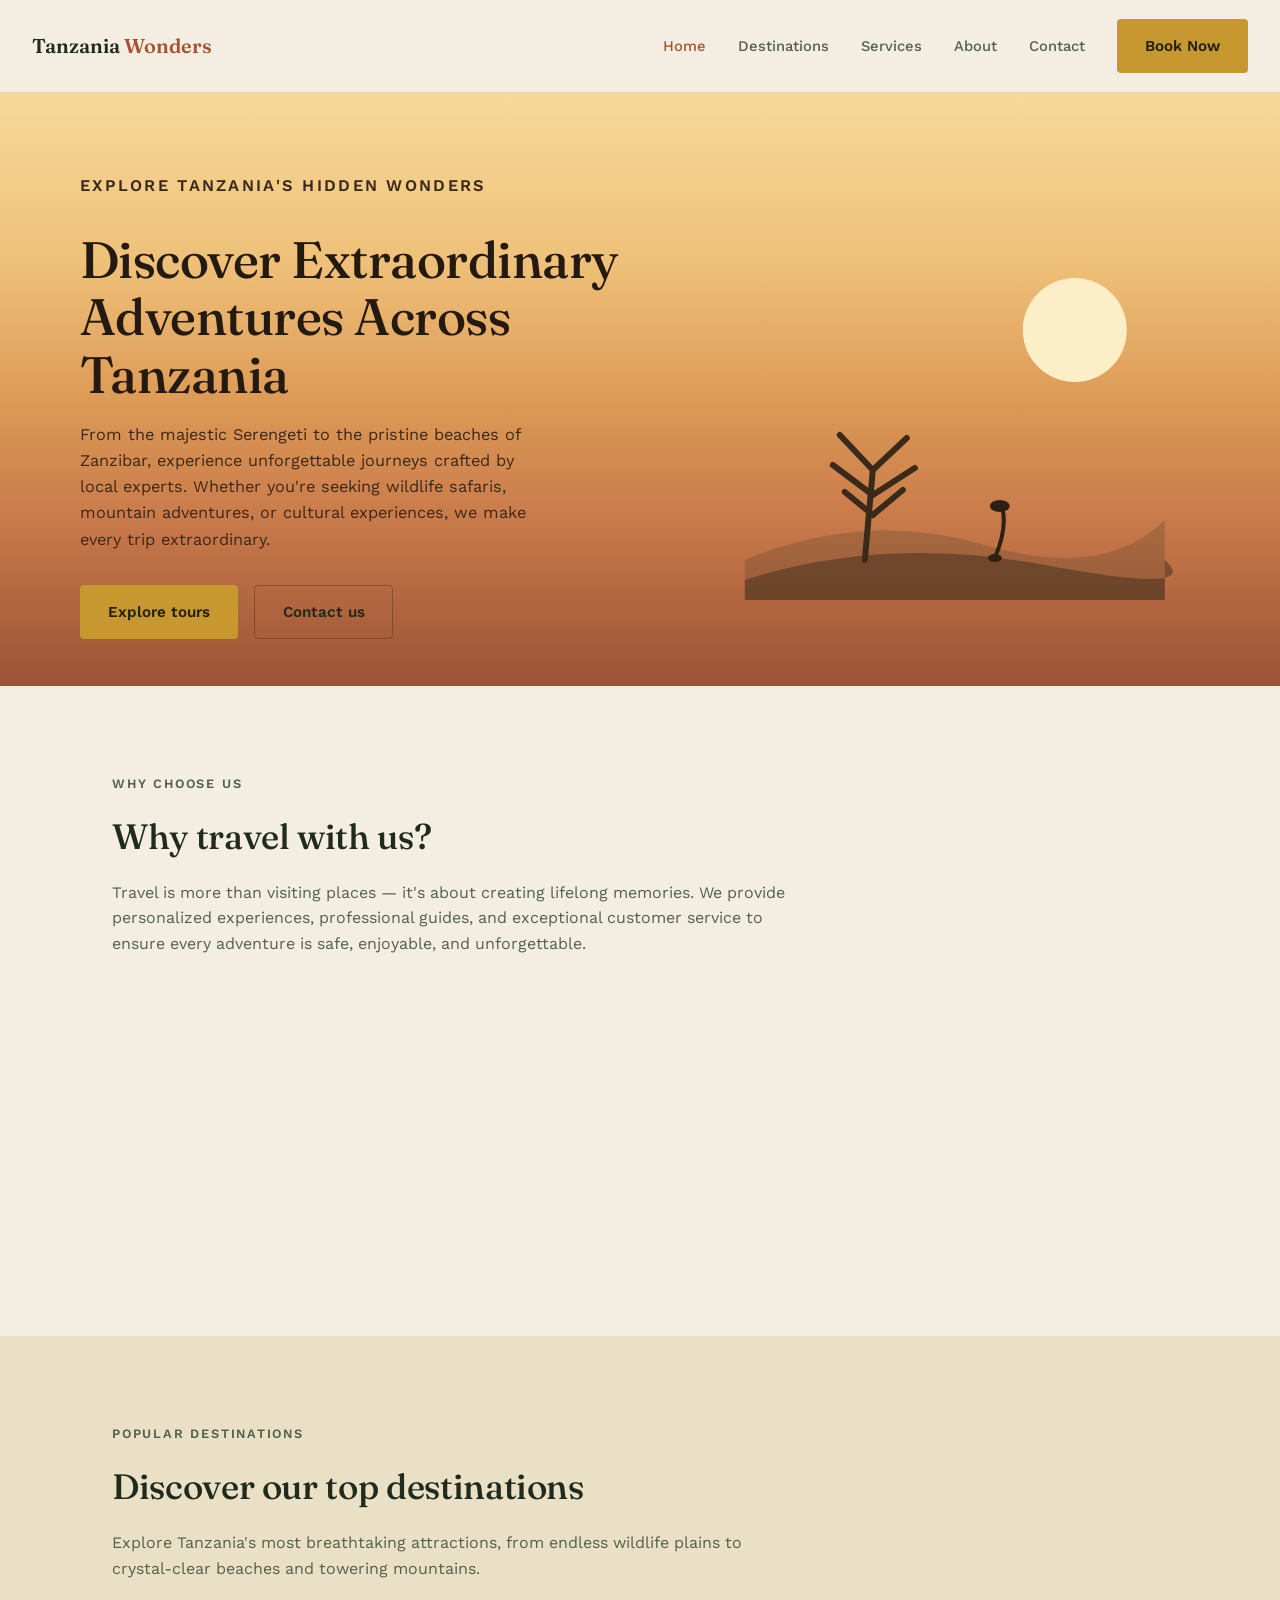
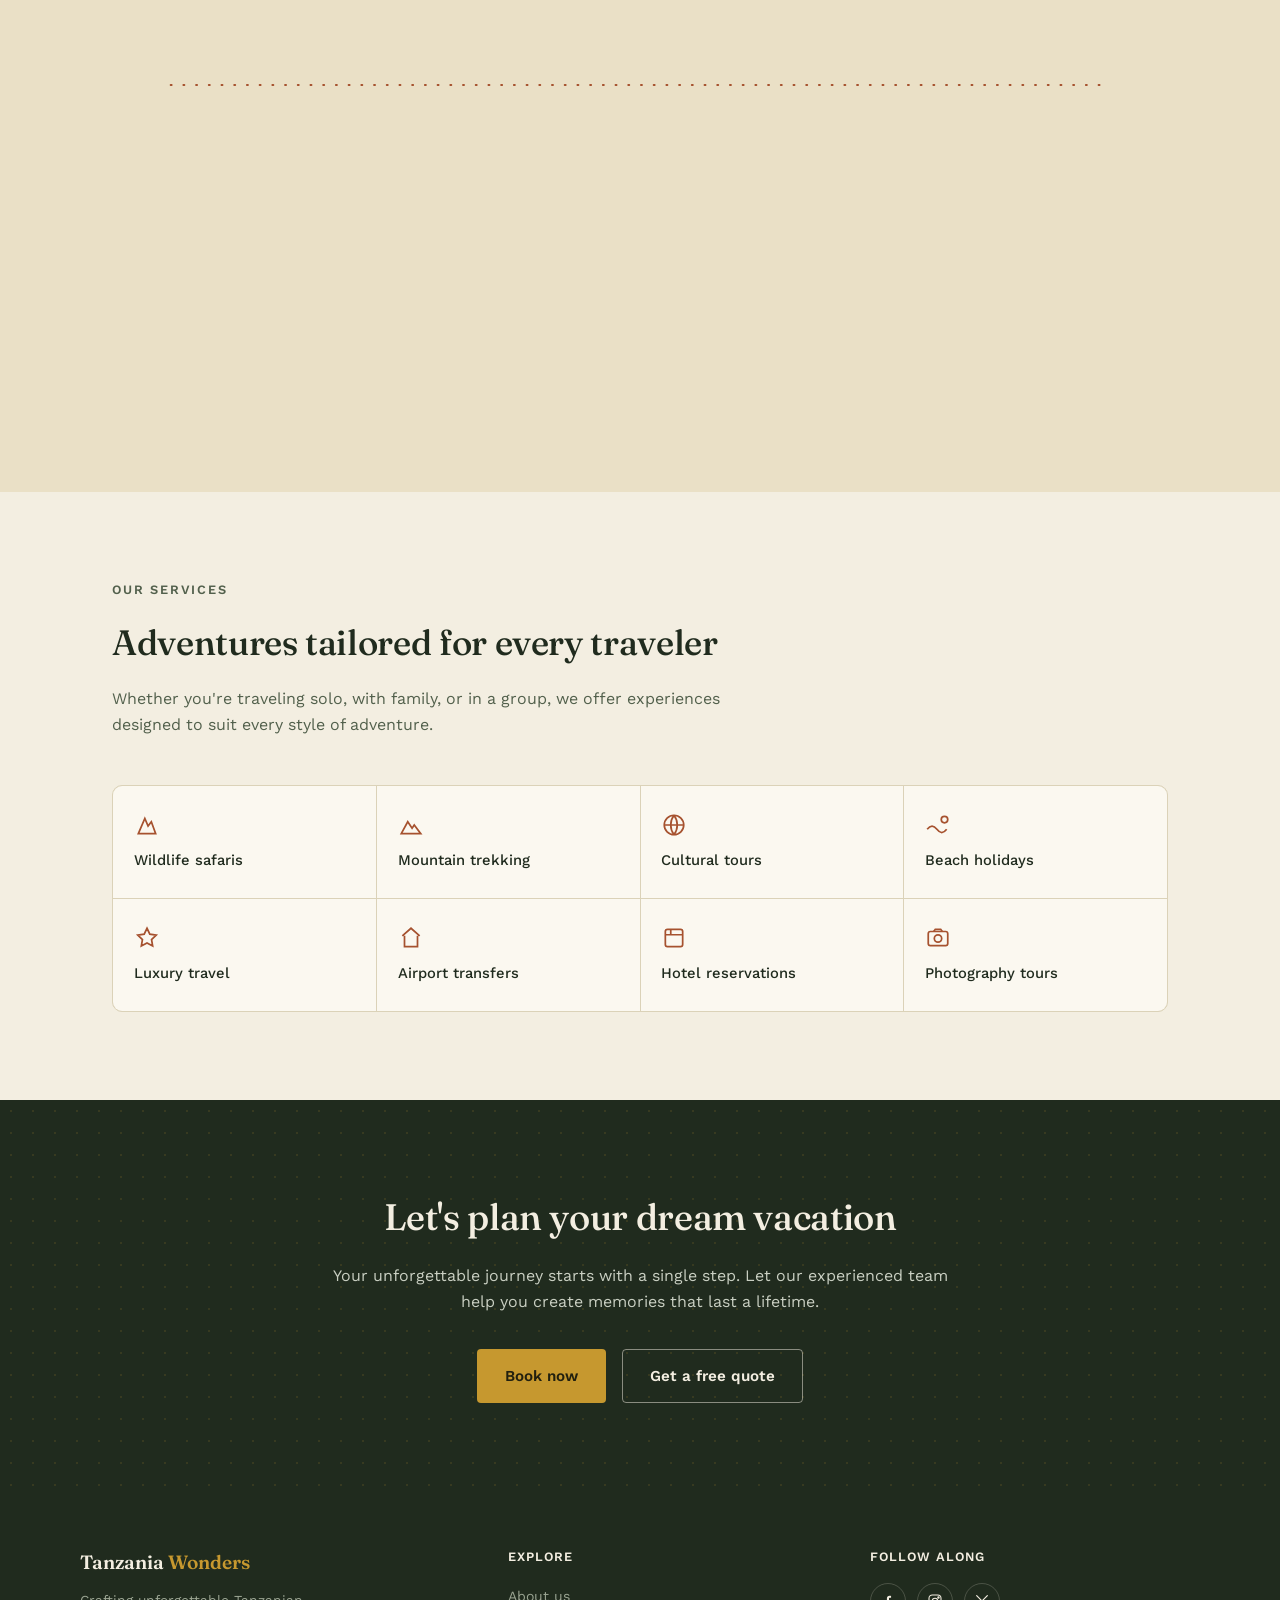
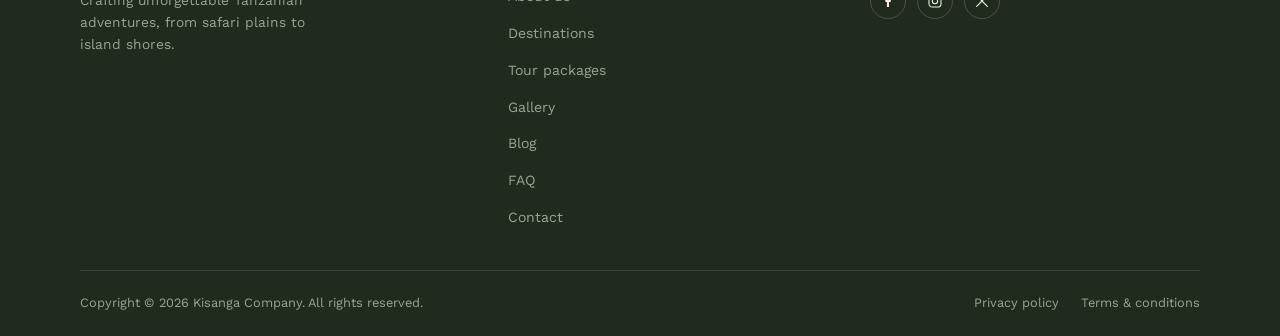
<file: tour web/index.html>
<!DOCTYPE html>
<html lang="en">
<head>
<meta charset="UTF-8">
<meta name="viewport" content="width=device-width, initial-scale=1.0">
<title>Tanzania Wonders — Extraordinary Adventures Across Tanzania</title>
<link rel="preconnect" href="https://fonts.googleapis.com">
<link rel="preconnect" href="https://fonts.gstatic.com" crossorigin>
<link href="https://fonts.googleapis.com/css2?family=Fraunces:opsz,wght@9..144,300;9..144,500;9..144,600&family=Work+Sans:wght@400;500;600&display=swap" rel="stylesheet">
<link rel="stylesheet" href="styles.css">
</head>
<body>

<!-- ================= NAVBAR ================= -->
<nav class="navbar">
  <a href="index.html" class="navbar__brand">Tanzania <span>Wonders</span></a>
  <ul class="navbar__links" id="navLinks">
    <li><a href="index.html" class="is-active">Home</a></li>
    <li><a href="#destinations">Destinations</a></li>
    <li><a href="#services">Services</a></li>
    <li><a href="about.html">About</a></li>
    <li><a href="contact.html">Contact</a></li>
    <li><a href="contact.html#contact-form" class="btn btn--primary">Book Now</a></li>
  </ul>
  <button class="navbar__toggle" id="navToggle" aria-label="Toggle menu" aria-expanded="false">
    <span></span><span></span><span></span>
  </button>
</nav>
<div class="navbar__overlay" id="navOverlay"></div>

<!-- ================= SECTION 1: HERO ================= -->
<header class="hero" id="hero">
  <div class="hero__inner">
    <div class="hero__text">
      <p class="eyebrow fade-in">Explore Tanzania's Hidden Wonders</p>
      <h1>Discover Extraordinary Adventures Across Tanzania</h1>
      <p>From the majestic Serengeti to the pristine beaches of Zanzibar, experience unforgettable journeys crafted by local experts. Whether you're seeking wildlife safaris, mountain adventures, or cultural experiences, we make every trip extraordinary.</p>
      <div class="hero__buttons fade-up">
        <a href="#destinations" class="btn btn--primary">Explore tours</a>
        <a href="#cta" class="btn btn--ghost">Contact us</a>
      </div>
    </div>
    <div class="hero__scene">
      <svg viewBox="0 0 420 340" width="100%" height="340" xmlns="http://www.w3.org/2000/svg" aria-hidden="true">
        <circle cx="330" cy="70" r="52" fill="#FCEFC7"/>
        <path d="M0 300 Q 120 250 240 285 T 420 260 V340 H0 Z" fill="#6B4A2E" opacity="0.35"/>
        <path d="M0 320 Q 140 275 300 305 T 420 300 V340 H0 Z" fill="#4A3220" opacity="0.55"/>
        <g stroke="#3A2A1A" stroke-width="6" stroke-linecap="round">
          <path d="M120 300 L128 210" />
          <path d="M128 210 L95 175" />
          <path d="M128 210 L162 178" />
          <path d="M128 235 L88 205" />
          <path d="M128 235 L170 208" />
          <path d="M128 255 L100 232" />
          <path d="M128 255 L158 230" />
        </g>
        <ellipse cx="250" cy="298" rx="7" ry="4" fill="#2E2114"/>
        <path d="M250 298 Q262 270 258 250" stroke="#2E2114" stroke-width="4" fill="none" stroke-linecap="round"/>
        <ellipse cx="255" cy="246" rx="10" ry="6" fill="#2E2114"/>
      </svg>
    </div>
  </div>
</header>

<!-- ================= SECTION 2: WHY CHOOSE US ================= -->
<section class="section why" id="why">
  <div class="container">
    <div class="section__head">
      <p class="eyebrow">Why choose us</p>
      <h2>Why travel with us?</h2>
      <p>Travel is more than visiting places — it's about creating lifelong memories. We provide personalized experiences, professional guides, and exceptional customer service to ensure every adventure is safe, enjoyable, and unforgettable.</p>
    </div>
    <div class="features">
      <div class="feature fade-down">
        <svg class="feature__icon" viewBox="0 0 24 24" fill="none" stroke="currentColor" stroke-width="1.6"><circle cx="12" cy="12" r="9"/><path d="M3 12h18M12 3c2.5 2.7 3.8 6 3.8 9s-1.3 6.3-3.8 9c-2.5-2.7-3.8-6-3.8-9s1.3-6.3 3.8-9z"/></svg>
        <h3>Local expert guides</h3>
        <p>Knowledgeable guides who know Tanzania's land, wildlife, and culture inside out.</p>
      </div>
      <div class="feature fade-up">
        <svg class="feature__icon" viewBox="0 0 24 24" fill="none" stroke="currentColor" stroke-width="1.6"><path d="M12 3l7 3v6c0 4.5-3 7.5-7 9-4-1.5-7-4.5-7-9V6l7-3z"/></svg>
        <h3>Safe & reliable tours</h3>
        <p>Well-maintained vehicles and experienced teams, so you can relax and enjoy the ride.</p>
      </div>
      <div class="feature fade-down">
        <svg class="feature__icon" viewBox="0 0 24 24" fill="none" stroke="currentColor" stroke-width="1.6"><circle cx="12" cy="12" r="9"/><path d="M9.5 15c0 1.1 1.1 2 2.5 2s2.5-.9 2.5-2-1.1-1.8-2.5-2-2.5-.9-2.5-2 1.1-2 2.5-2 2.5.9 2.5 2M12 7v10"/></svg>
        <h3>Affordable packages</h3>
        <p>Thoughtfully priced itineraries with no hidden costs, for every kind of traveler.</p>
      </div>
      <div class="feature fade-up">
        <svg class="feature__icon fade-in" viewBox="0 0 24 24" fill="none" stroke="currentColor" stroke-width="1.6"><path d="M12 3l2.6 5.4 5.9.9-4.3 4.1 1 5.9-5.2-2.8-5.2 2.8 1-5.9-4.3-4.1 5.9-.9L12 3z"/></svg>
        <h3>5-star customer service</h3>
        <p>Attentive support before, during, and after your trip — every step of the way.</p>
      </div>
    </div>
  </div>
</section>

<!-- ================= SECTION 3: DESTINATIONS ================= -->
<section class="section destinations" id="destinations">
  <div class="container">
    <div class="section__head">
      <p class="eyebrow">Popular destinations</p>
      <h2>Discover our top destinations</h2>
      <p>Explore Tanzania's most breathtaking attractions, from endless wildlife plains to crystal-clear beaches and towering mountains.</p>
    </div>

    <div class="trail">
      <svg class="trail__line" viewBox="0 0 1080 20" width="100%" height="20" preserveAspectRatio="none" aria-hidden="true">
        <line x1="60" y1="10" x2="1020" y2="10" stroke="#A6522F" stroke-width="2" stroke-dasharray="1 12" stroke-linecap="round"/>
      </svg>

      <div class="cards">
        <div class="card fade-left">
          <div class="card__pin">1</div>
          <div class="card__art">
            <img src="images/serenget.png" alt="Wildlife grazing on the Serengeti plains"> 
          </div>
          <div class="card__body">
            <h3>Serengeti National Park</h3>
            <p>Witness the Great Migration and experience Africa's incredible wildlife.</p>
          </div>
        </div>

        <div class="card fade-right">
          <div class="card__pin">2</div>
          <div class="card__art">
            <img src="images/kilimanjaro.png" alt="Wildlife grazing on the Serengeti plains"> 

          </div>
          <div class="card__body">
            <h3>Mount Kilimanjaro</h3>
            <p>Challenge yourself by climbing Africa's highest peak.</p>
          </div>
        </div>

        <div class="card flip-up">
          <div class="card__pin">3</div>
          <div class="card__art">
            <img src="images/zanzibar.webp" alt="Wildlife grazing on the Serengeti plains"> 

          </div>
          <div class="card__body">
            <h3>Zanzibar Island</h3>
            <p>Relax on white sandy beaches and immerse yourself in rich Swahili culture.</p>
          </div>
        </div>

        <div class="card flip-down">
          <div class="card__pin">4</div>
          <div class="card__art">
            <img src="images/Ngoro ngoro.png" alt="Wildlife grazing on the Serengeti plains"> 

          </div>
          <div class="card__body">
            <h3>Ngorongoro Crater</h3>
            <p>Discover one of the world's most unique wildlife conservation areas.</p>
          </div>
        </div>
      </div>
    </div>
  </div>
</section>

<!-- ================= SECTION 4: SERVICES ================= -->
<section class="section services" id="services">
  <div class="container">
    <div class="section__head">
      <p class="eyebrow">Our services</p>
      <h2>Adventures tailored for every traveler</h2>
      <p>Whether you're traveling solo, with family, or in a group, we offer experiences designed to suit every style of adventure.</p>
    </div>

    <div class="service-grid">
      <div class="service">
        <svg class="service__icon" viewBox="0 0 24 24" fill="none" stroke="currentColor" stroke-width="1.6"><path d="M4 20l6-14 3 7 3-4 4 11H4z"/></svg>
        <span>Wildlife safaris</span>
      </div>
      <div class="service">
        <svg class="service__icon" viewBox="0 0 24 24" fill="none" stroke="currentColor" stroke-width="1.6"><path d="M3 20l6-11 4 6 2-3 6 8H3z"/></svg>
        <span>Mountain trekking</span>
      </div>
      <div class="service">
        <svg class="service__icon" viewBox="0 0 24 24" fill="none" stroke="currentColor" stroke-width="1.6"><circle cx="12" cy="12" r="9"/><path d="M3 12h18M12 3a15 15 0 010 18M12 3a15 15 0 000 18"/></svg>
        <span>Cultural tours</span>
      </div>
      <div class="service">
        <svg class="service__icon" viewBox="0 0 24 24" fill="none" stroke="currentColor" stroke-width="1.6"><path d="M2 16c3-4 6-4 9 0s6 4 9 0M2 16c3-4 6-4 9 0"/><circle cx="18" cy="7" r="3"/></svg>
        <span>Beach holidays</span>
      </div>
      <div class="service">
        <svg class="service__icon" viewBox="0 0 24 24" fill="none" stroke="currentColor" stroke-width="1.6"><path d="M12 3l2.6 5.4 5.9.9-4.3 4.1 1 5.9-5.2-2.8-5.2 2.8 1-5.9-4.3-4.1 5.9-.9L12 3z"/></svg>
        <span>Luxury travel</span>
      </div>
      <div class="service">
        <svg class="service__icon" viewBox="0 0 24 24" fill="none" stroke="currentColor" stroke-width="1.6"><path d="M4 10l8-7 8 7M6 10v10h12V10"/></svg>
        <span>Airport transfers</span>
      </div>
      <div class="service">
        <svg class="service__icon" viewBox="0 0 24 24" fill="none" stroke="currentColor" stroke-width="1.6"><rect x="4" y="4" width="16" height="16" rx="2"/><path d="M4 9h16M9 4v5"/></svg>
        <span>Hotel reservations</span>
      </div>
      <div class="service">
        <svg class="service__icon" viewBox="0 0 24 24" fill="none" stroke="currentColor" stroke-width="1.6"><rect x="3" y="6" width="18" height="13" rx="2"/><circle cx="12" cy="12.5" r="3.4"/><path d="M8 6l1.5-2h5L16 6"/></svg>
        <span>Photography tours</span>
      </div>
    </div>
  </div>
</section>

<!-- ================= SECTION 5: CTA ================= -->
<section class="cta" id="cta">
  <div class="cta__dots"></div>
  <div class="cta__inner">
    <h2>Let's plan your dream vacation</h2>
    <p>Your unforgettable journey starts with a single step. Let our experienced team help you create memories that last a lifetime.</p>
    <div class="cta__buttons">
      <a href="#" class="btn btn--primary">Book now</a>
      <a href="#" class="btn btn--ghost-light">Get a free quote</a>
    </div>
  </div>
</section>

<footer class="site-footer">
  <div class="footer__top">
    <div>
      <a href="index.html" class="footer__brand">Tanzania <span>Wonders</span></a>
      <p class="footer__tagline">Crafting unforgettable Tanzanian adventures, from safari plains to island shores.</p>
    </div>

    <div>
      <p class="footer__heading">Explore</p>
      <ul class="footer__links">
        <li><a href="about.html">About us</a></li>
        <li><a href="#destinations">Destinations</a></li>
        <li><a href="#">Tour packages</a></li>
        <li><a href="#">Gallery</a></li>
        <li><a href="#">Blog</a></li>
        <li><a href="#">FAQ</a></li>
        <li><a href="contact.html">Contact</a></li>
      </ul>
    </div>

    <div>
      <p class="footer__heading">Follow along</p>
      <div class="footer__social">
        <a href="#" aria-label="Facebook">
          <svg viewBox="0 0 24 24" fill="currentColor"><path d="M13.5 21v-7.5h2.5l.4-3H13.5V8.5c0-.87.24-1.46 1.5-1.46h1.6V4.36c-.28-.04-1.23-.12-2.34-.12-2.32 0-3.9 1.42-3.9 4.02V10.5H8v3h2.36V21h3.14z"/></svg>
        </a>
        <a href="#" aria-label="Instagram">
          <svg viewBox="0 0 24 24" fill="none" stroke="currentColor" stroke-width="1.6"><rect x="3" y="3" width="18" height="18" rx="5"/><circle cx="12" cy="12" r="4"/><circle cx="17.2" cy="6.8" r="1"/></svg>
        </a>
        <a href="#" aria-label="X (Twitter)">
          <svg viewBox="0 0 24 24" fill="none" stroke="currentColor" stroke-width="1.8" stroke-linecap="round"><path d="M4 4l16 16M20 4L4 20"/></svg>
        </a>
      </div>
    </div>
  </div>

  <div class="footer__bottom">
    <p>Copyright &copy; 2026 Kisanga Company. All rights reserved.</p>
    <ul class="footer__legal">
      <li><a href="#">Privacy policy</a></li>
      <li><a href="#">Terms &amp; conditions</a></li>
    </ul>
  </div>
</footer>

<script>
  const toggle = document.getElementById('navToggle');
  const links = document.getElementById('navLinks');
  const overlay = document.getElementById('navOverlay');

  function closeMenu() {
    toggle.classList.remove('is-open');
    links.classList.remove('is-open');
    overlay.classList.remove('is-open');
    toggle.setAttribute('aria-expanded', 'false');
  }
  function openMenu() {
    toggle.classList.add('is-open');
    links.classList.add('is-open');
    overlay.classList.add('is-open');
    toggle.setAttribute('aria-expanded', 'true');
  }

  toggle.addEventListener('click', () => {
    links.classList.contains('is-open') ? closeMenu() : openMenu();
  });
  overlay.addEventListener('click', closeMenu);
  links.querySelectorAll('a').forEach(a => a.addEventListener('click', closeMenu));
  window.addEventListener('resize', () => { if (window.innerWidth > 768) closeMenu(); });
</script>

<script src="animations.js"></script>
</body>
</html>
</file>
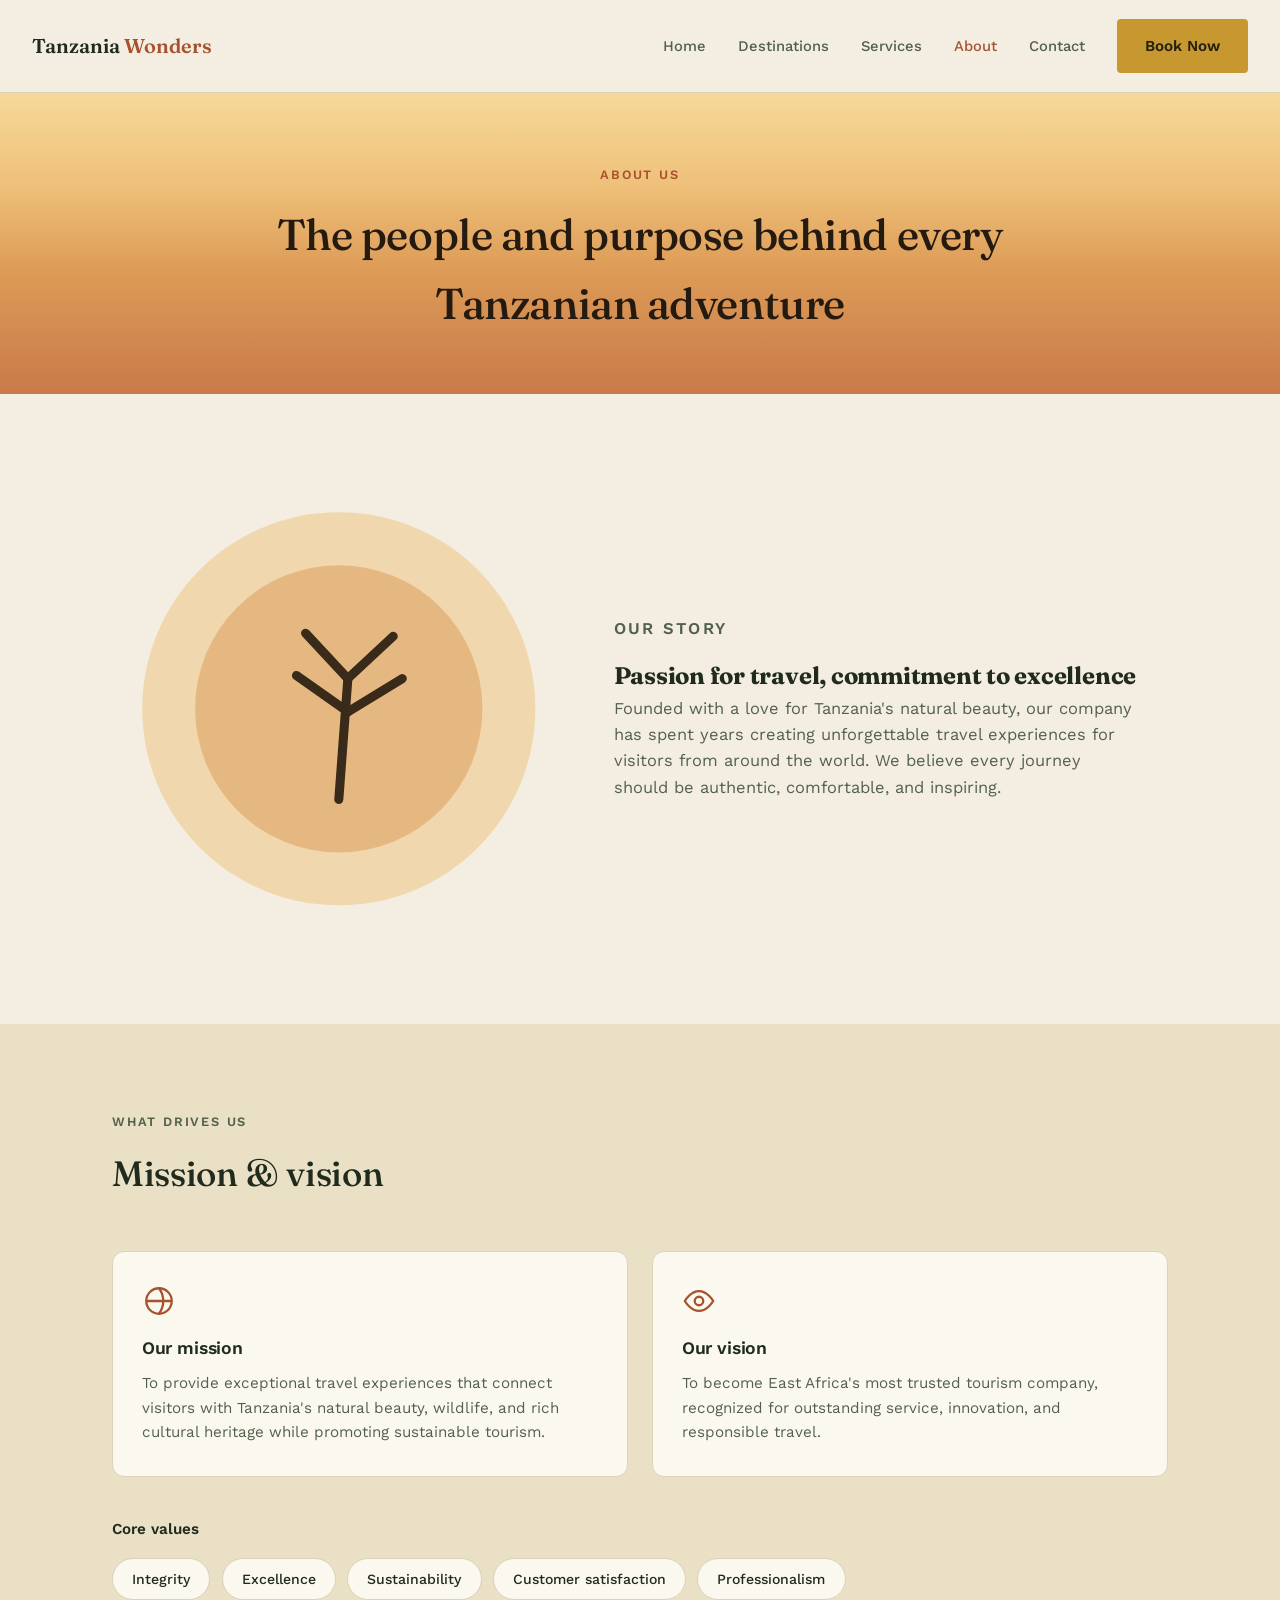
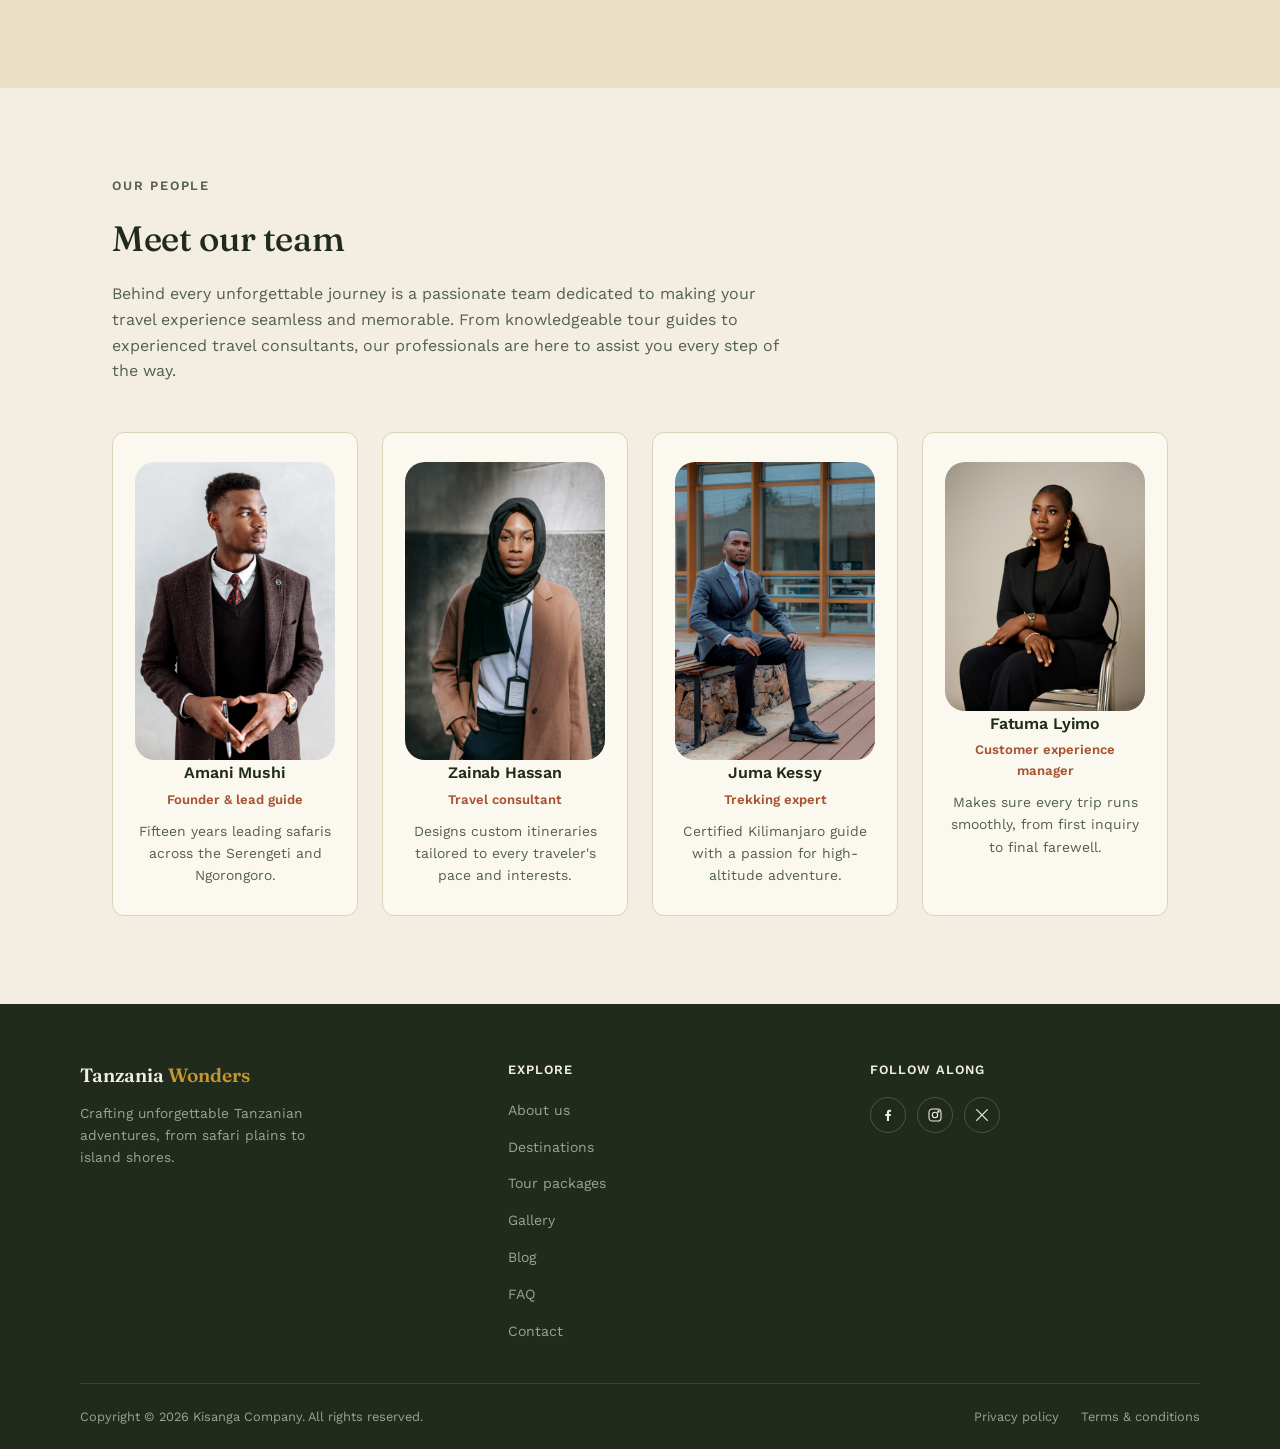
<file: tour web/about.html>
<!DOCTYPE html>
<html lang="en">
<head>
<meta charset="UTF-8">
<meta name="viewport" content="width=device-width, initial-scale=1.0">
<title>About Us — Tanzania Wonders</title>
<link rel="preconnect" href="https://fonts.googleapis.com">
<link rel="preconnect" href="https://fonts.gstatic.com" crossorigin>
<link href="https://fonts.googleapis.com/css2?family=Fraunces:opsz,wght@9..144,300;9..144,500;9..144,600&family=Work+Sans:wght@400;500;600&display=swap" rel="stylesheet">
<link rel="stylesheet" href="styles.css">
</head>
<body>

<!-- ================= NAVBAR ================= -->
<nav class="navbar">
  <a href="index.html" class="navbar__brand">Tanzania <span>Wonders</span></a>
  <ul class="navbar__links" id="navLinks">
    <li><a href="index.html">Home</a></li>
    <li><a href="index.html#destinations">Destinations</a></li>
    <li><a href="index.html#services">Services</a></li>
    <li><a href="about.html" class="is-active">About</a></li>
    <li><a href="contact.html">Contact</a></li>
    <li><a href="contact.html#contact-form" class="btn btn--primary">Book Now</a></li>
  </ul>
  <button class="navbar__toggle" id="navToggle" aria-label="Toggle menu" aria-expanded="false">
    <span></span><span></span><span></span>
  </button>
</nav>
<div class="navbar__overlay" id="navOverlay"></div>

<!-- ================= PAGE HEADER ================= -->
<header class="page-header">
  <p class="eyebrow">About us</p>
  <h1>The people and purpose behind every Tanzanian adventure</h1>
</header>

<!-- ================= SECTION 1: OUR STORY ================= -->
<section class="section story">
  <div class="container story__grid">
    <div class="story__art">
      <svg viewBox="0 0 300 300" width="100%" height="100%" aria-hidden="true">
        <circle cx="150" cy="150" r="130" fill="#EFC17A" opacity="0.5"/>
        <circle cx="150" cy="150" r="95" fill="#DC9A56" opacity="0.5"/>
        <g stroke="#3A2A1A" stroke-width="6" stroke-linecap="round">
          <path d="M150 210 L156 130" />
          <path d="M156 130 L128 100" />
          <path d="M156 130 L186 102" />
          <path d="M156 152 L122 128" />
          <path d="M156 152 L192 130" />
        </g>
      </svg>
    </div>
    <div class="story__text">
      <p class="eyebrow">Our story</p>
      <h2>Passion for travel, commitment to excellence</h2>
      <p>Founded with a love for Tanzania's natural beauty, our company has spent years creating unforgettable travel experiences for visitors from around the world. We believe every journey should be authentic, comfortable, and inspiring.</p>
    </div>
  </div>
</section>

<!-- ================= SECTION 2: MISSION & VISION ================= -->
<section class="section mission">
  <div class="container">
    <div class="section__head">
      <p class="eyebrow">What drives us</p>
      <h2>Mission & vision</h2>
    </div>

    <div class="mv-grid">
      <div class="mv-card">
        <svg class="mv-card__icon" viewBox="0 0 24 24" fill="none" stroke="currentColor" stroke-width="1.6"><circle cx="12" cy="12" r="9"/><path d="M12 3a15 15 0 010 18M3 12h18"/></svg>
        <h3>Our mission</h3>
        <p>To provide exceptional travel experiences that connect visitors with Tanzania's natural beauty, wildlife, and rich cultural heritage while promoting sustainable tourism.</p>
      </div>
      <div class="mv-card">
        <svg class="mv-card__icon" viewBox="0 0 24 24" fill="none" stroke="currentColor" stroke-width="1.6"><path d="M2 12s4-7 10-7 10 7 10 7-4 7-10 7-10-7-10-7z"/><circle cx="12" cy="12" r="3"/></svg>
        <h3>Our vision</h3>
        <p>To become East Africa's most trusted tourism company, recognized for outstanding service, innovation, and responsible travel.</p>
      </div>
    </div>

    <p class="values__label">Core values</p>
    <ul class="values">
      <li>Integrity</li>
      <li>Excellence</li>
      <li>Sustainability</li>
      <li>Customer satisfaction</li>
      <li>Professionalism</li>
    </ul>
  </div>
</section>

<!-- ================= SECTION 3: MEET OUR TEAM ================= -->
<section class="section team">
  <div class="container">
    <div class="section__head">
      <p class="eyebrow">Our people</p>
      <h2>Meet our team</h2>
      <p>Behind every unforgettable journey is a passionate team dedicated to making your travel experience seamless and memorable. From knowledgeable tour guides to experienced travel consultants, our professionals are here to assist you every step of the way.</p>
    </div>

    <div class="team-grid">
      <div class="team-card">
        <div class="team-card__avatar"><img src="images/team-amani.jpg" alt="Amani Mushi"></div>
        <h3>Amani Mushi</h3>
        <p class="role">Founder & lead guide</p>
        <p class="bio">Fifteen years leading safaris across the Serengeti and Ngorongoro.</p>
      </div>
      <div class="team-card">
        
        <div class="team-card__avatar"><img src="images/team-zainab.jpg" alt="Zainab Hassan"></div>
        <h3>Zainab Hassan</h3>
        <p class="role">Travel consultant</p>
        <p class="bio">Designs custom itineraries tailored to every traveler's pace and interests.</p>
      </div>
      <div class="team-card">
        <div class="team-card__avatar"><img src="images/team-juma.jpg" alt="Juma Kessy"></div>
        <h3>Juma Kessy</h3>
        <p class="role">Trekking expert</p>
        <p class="bio">Certified Kilimanjaro guide with a passion for high-altitude adventure.</p>
      </div>
      <div class="team-card">
        <div class="team-card__avatar"><img src="images/team-fatuma.jpg" alt="Juma Kessy"></div>
        <h3>Fatuma Lyimo</h3>
        <p class="role">Customer experience manager</p>
        <p class="bio">Makes sure every trip runs smoothly, from first inquiry to final farewell.</p>
      </div>
    </div>
  </div>
</section>

<footer class="site-footer">
  <div class="footer__top">
    <div>
      <a href="index.html" class="footer__brand">Tanzania <span>Wonders</span></a>
      <p class="footer__tagline">Crafting unforgettable Tanzanian adventures, from safari plains to island shores.</p>
    </div>

    <div>
      <p class="footer__heading">Explore</p>
      <ul class="footer__links">
        <li><a href="about.html">About us</a></li>
        <li><a href="index.html#destinations">Destinations</a></li>
        <li><a href="#">Tour packages</a></li>
        <li><a href="#">Gallery</a></li>
        <li><a href="#">Blog</a></li>
        <li><a href="#">FAQ</a></li>
        <li><a href="contact.html">Contact</a></li>
      </ul>
    </div>

    <div>
      <p class="footer__heading">Follow along</p>
      <div class="footer__social">
        <a href="#" aria-label="Facebook">
          <svg viewBox="0 0 24 24" fill="currentColor"><path d="M13.5 21v-7.5h2.5l.4-3H13.5V8.5c0-.87.24-1.46 1.5-1.46h1.6V4.36c-.28-.04-1.23-.12-2.34-.12-2.32 0-3.9 1.42-3.9 4.02V10.5H8v3h2.36V21h3.14z"/></svg>
        </a>
        <a href="#" aria-label="Instagram">
          <svg viewBox="0 0 24 24" fill="none" stroke="currentColor" stroke-width="1.6"><rect x="3" y="3" width="18" height="18" rx="5"/><circle cx="12" cy="12" r="4"/><circle cx="17.2" cy="6.8" r="1"/></svg>
        </a>
        <a href="#" aria-label="X (Twitter)">
          <svg viewBox="0 0 24 24" fill="none" stroke="currentColor" stroke-width="1.8" stroke-linecap="round"><path d="M4 4l16 16M20 4L4 20"/></svg>
        </a>
      </div>
    </div>
  </div>

  <div class="footer__bottom">
    <p>Copyright &copy; 2026 Kisanga Company. All rights reserved.</p>
    <ul class="footer__legal">
      <li><a href="#">Privacy policy</a></li>
      <li><a href="#">Terms &amp; conditions</a></li>
    </ul>
  </div>
</footer>

<script>
  const toggle = document.getElementById('navToggle');
  const links = document.getElementById('navLinks');
  const overlay = document.getElementById('navOverlay');

  function closeMenu() {
    toggle.classList.remove('is-open');
    links.classList.remove('is-open');
    overlay.classList.remove('is-open');
    toggle.setAttribute('aria-expanded', 'false');
  }
  function openMenu() {
    toggle.classList.add('is-open');
    links.classList.add('is-open');
    overlay.classList.add('is-open');
    toggle.setAttribute('aria-expanded', 'true');
  }

  toggle.addEventListener('click', () => {
    links.classList.contains('is-open') ? closeMenu() : openMenu();
  });
  overlay.addEventListener('click', closeMenu);
  links.querySelectorAll('a').forEach(a => a.addEventListener('click', closeMenu));
  window.addEventListener('resize', () => { if (window.innerWidth > 768) closeMenu(); });
</script>

<script src="animations.js"></script>
</body>
</html>
</file>
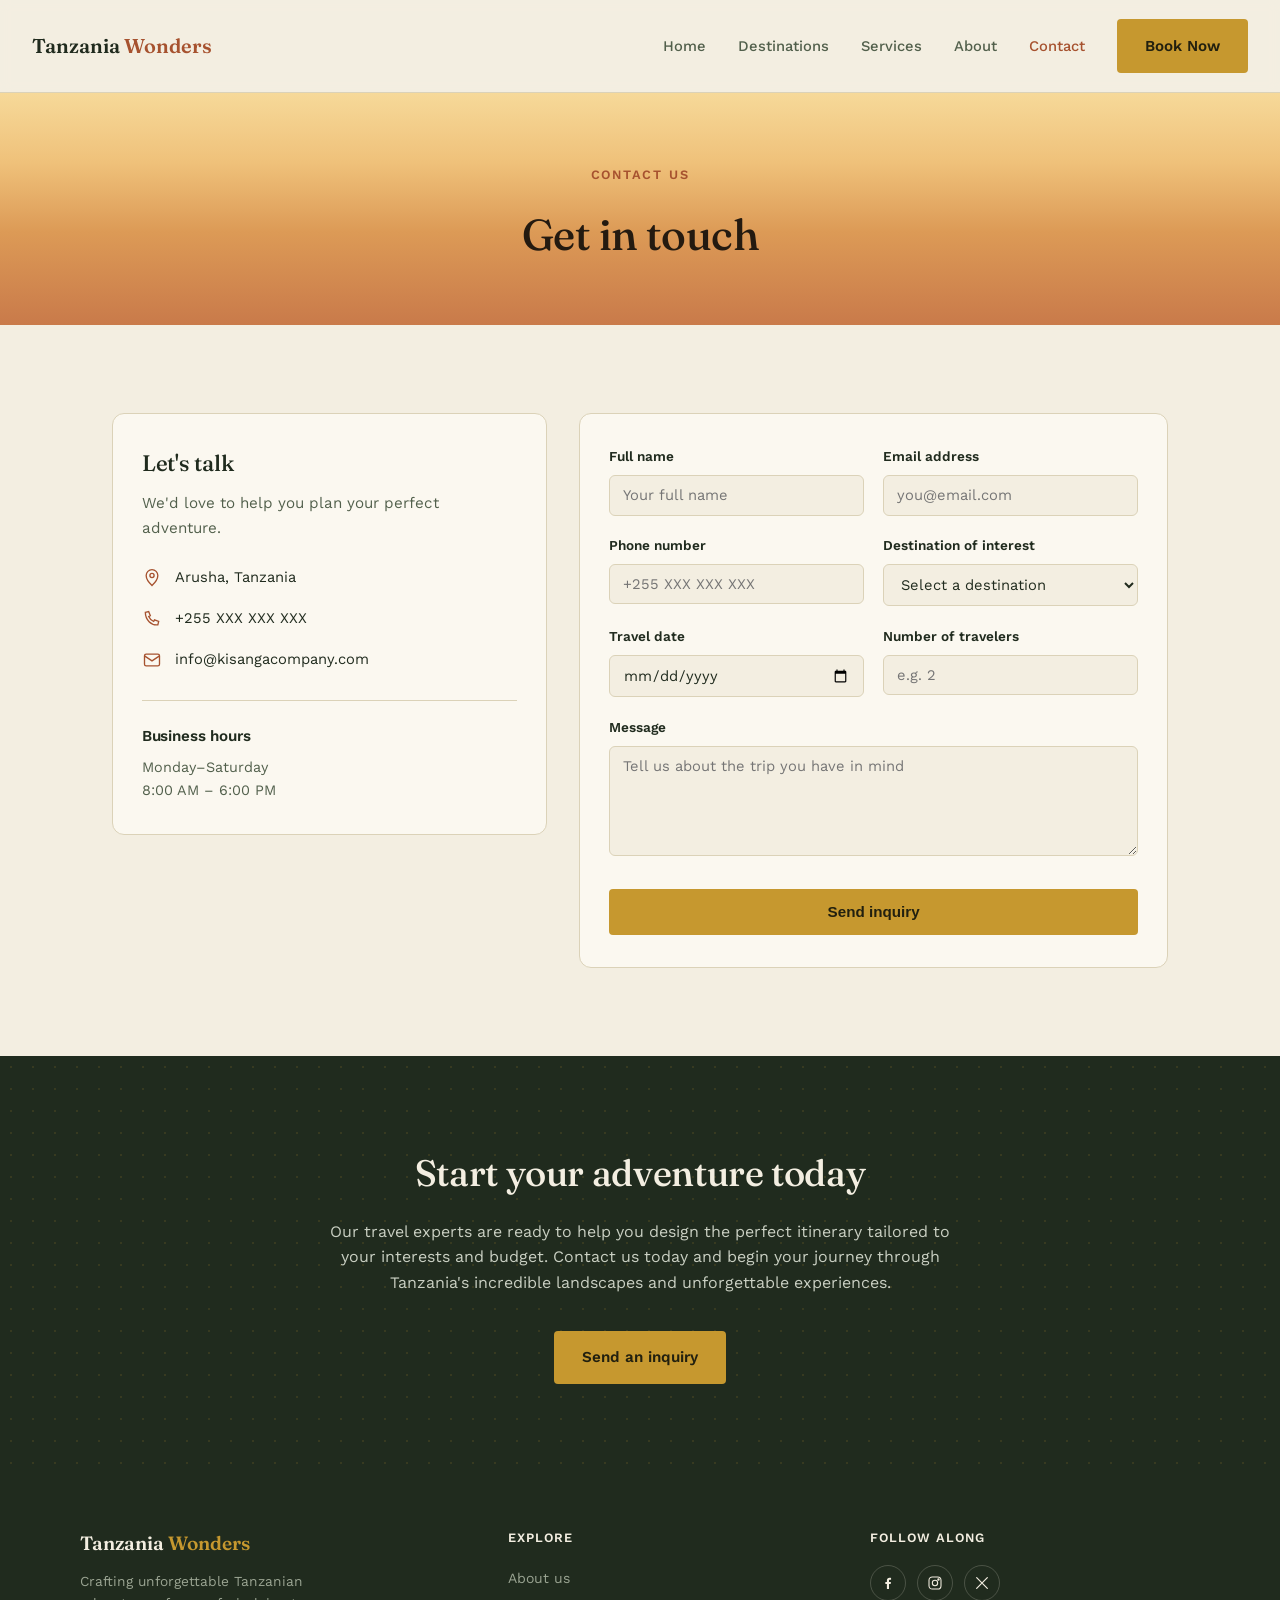
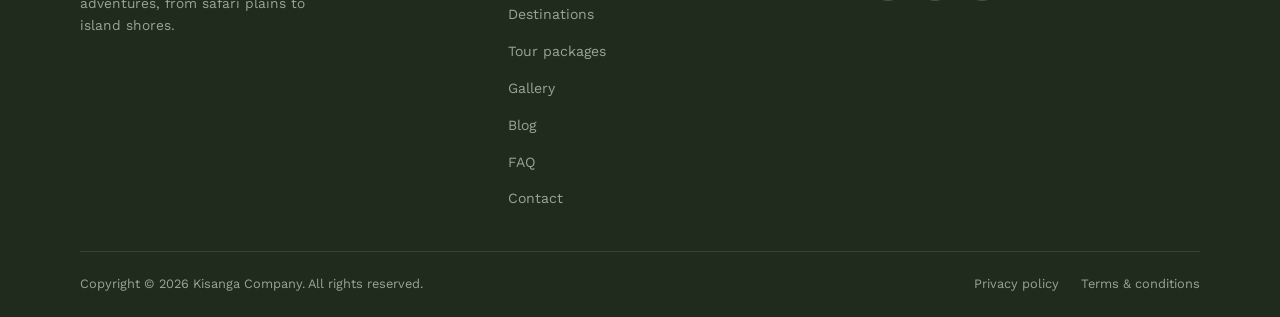
<file: tour web/contact.html>
<!DOCTYPE html>
<html lang="en">
<head>
<meta charset="UTF-8">
<meta name="viewport" content="width=device-width, initial-scale=1.0">
<title>Contact Us — Tanzania Wonders</title>
<link rel="preconnect" href="https://fonts.googleapis.com">
<link rel="preconnect" href="https://fonts.gstatic.com" crossorigin>
<link href="https://fonts.googleapis.com/css2?family=Fraunces:opsz,wght@9..144,300;9..144,500;9..144,600&family=Work+Sans:wght@400;500;600&display=swap" rel="stylesheet">
<link rel="stylesheet" href="styles.css">
</head>
<body>

<!-- ================= NAVBAR ================= -->
<nav class="navbar">
  <a href="index.html" class="navbar__brand">Tanzania <span>Wonders</span></a>
  <ul class="navbar__links" id="navLinks">
    <li><a href="index.html">Home</a></li>
    <li><a href="index.html#destinations">Destinations</a></li>
    <li><a href="index.html#services">Services</a></li>
    <li><a href="about.html">About</a></li>
    <li><a href="contact.html" class="is-active">Contact</a></li>
    <li><a href="#contact-form" class="btn btn--primary">Book Now</a></li>
  </ul>
  <button class="navbar__toggle" id="navToggle" aria-label="Toggle menu" aria-expanded="false">
    <span></span><span></span><span></span>
  </button>
</nav>
<div class="navbar__overlay" id="navOverlay"></div>

<!-- ================= PAGE HEADER ================= -->
<header class="page-header">
  <p class="eyebrow">Contact us</p>
  <h1>Get in touch</h1>
</header>

<!-- ================= SECTION 1 & 2: INFO + FORM ================= -->
<section class="section contact">
  <div class="container contact-grid">

    <div class="contact-info">
      <h2>Let's talk</h2>
      <p>We'd love to help you plan your perfect adventure.</p>

      <ul class="contact-list">
        <li>
          <svg viewBox="0 0 24 24" fill="none" stroke="currentColor" stroke-width="1.6"><path d="M12 21s7-6.5 7-12a7 7 0 10-14 0c0 5.5 7 12 7 12z"/><circle cx="12" cy="9" r="2.5"/></svg>
          <span>Arusha, Tanzania</span>
        </li>
        <li>
          <svg viewBox="0 0 24 24" fill="none" stroke="currentColor" stroke-width="1.6"><path d="M4 4l4-1 2 5-2 1a12 12 0 006 6l1-2 5 2-1 4c-8 1-15-6-15-15z"/></svg>
          <span>+255 XXX XXX XXX</span>
        </li>
        <li>
          <svg viewBox="0 0 24 24" fill="none" stroke="currentColor" stroke-width="1.6"><rect x="3" y="5" width="18" height="14" rx="2"/><path d="M3 7l9 6 9-6"/></svg>
          <span>info@kisangacompany.com</span>
        </li>
      </ul>

      <div class="contact-hours">
        <h3>Business hours</h3>
        <p>Monday&ndash;Saturday<br>8:00 AM &ndash; 6:00 PM</p>
      </div>
    </div>

    <form class="contact-form" id="contact-form">
      <div class="form-row">
        <div class="field">
          <label for="fullName">Full name</label>
          <input type="text" id="fullName" name="fullName" placeholder="Your full name" required>
        </div>
        <div class="field">
          <label for="email">Email address</label>
          <input type="email" id="email" name="email" placeholder="you@email.com" required>
        </div>
      </div>

      <div class="form-row">
        <div class="field">
          <label for="phone">Phone number</label>
          <input type="tel" id="phone" name="phone" placeholder="+255 XXX XXX XXX">
        </div>
        <div class="field">
          <label for="destination">Destination of interest</label>
          <select id="destination" name="destination">
            <option value="">Select a destination</option>
            <option>Serengeti National Park</option>
            <option>Mount Kilimanjaro</option>
            <option>Zanzibar Island</option>
            <option>Ngorongoro Crater</option>
            <option>Not sure yet</option>
          </select>
        </div>
      </div>

      <div class="form-row">
        <div class="field">
          <label for="travelDate">Travel date</label>
          <input type="date" id="travelDate" name="travelDate">
        </div>
        <div class="field">
          <label for="travelers">Number of travelers</label>
          <input type="number" id="travelers" name="travelers" min="1" placeholder="e.g. 2">
        </div>
      </div>

      <div class="field">
        <label for="message">Message</label>
        <textarea id="message" name="message" placeholder="Tell us about the trip you have in mind"></textarea>
      </div>

      <button type="submit" class="btn btn--primary">Send inquiry</button>
    </form>

  </div>
</section>

<!-- ================= SECTION 3: CTA ================= -->
<section class="cta">
  <div class="cta__dots"></div>
  <div class="cta__inner">
    <h2>Start your adventure today</h2>
    <p>Our travel experts are ready to help you design the perfect itinerary tailored to your interests and budget. Contact us today and begin your journey through Tanzania's incredible landscapes and unforgettable experiences.</p>
    <div class="cta__buttons">
      <a href="#contact-form" class="btn btn--primary">Send an inquiry</a>
    </div>
  </div>
</section>

<!-- ================= FOOTER ================= -->
<footer class="site-footer">
  <div class="footer__top">
    <div>
      <a href="index.html" class="footer__brand">Tanzania <span>Wonders</span></a>
      <p class="footer__tagline">Crafting unforgettable Tanzanian adventures, from safari plains to island shores.</p>
    </div>

    <div>
      <p class="footer__heading">Explore</p>
      <ul class="footer__links">
        <li><a href="about.html">About us</a></li>
        <li><a href="index.html#destinations">Destinations</a></li>
        <li><a href="#">Tour packages</a></li>
        <li><a href="#">Gallery</a></li>
        <li><a href="#">Blog</a></li>
        <li><a href="#">FAQ</a></li>
        <li><a href="contact.html">Contact</a></li>
      </ul>
    </div>

    <div>
      <p class="footer__heading">Follow along</p>
      <div class="footer__social">
        <a href="#" aria-label="Facebook">
          <svg viewBox="0 0 24 24" fill="currentColor"><path d="M13.5 21v-7.5h2.5l.4-3H13.5V8.5c0-.87.24-1.46 1.5-1.46h1.6V4.36c-.28-.04-1.23-.12-2.34-.12-2.32 0-3.9 1.42-3.9 4.02V10.5H8v3h2.36V21h3.14z"/></svg>
        </a>
        <a href="#" aria-label="Instagram">
          <svg viewBox="0 0 24 24" fill="none" stroke="currentColor" stroke-width="1.6"><rect x="3" y="3" width="18" height="18" rx="5"/><circle cx="12" cy="12" r="4"/><circle cx="17.2" cy="6.8" r="1"/></svg>
        </a>
        <a href="#" aria-label="X (Twitter)">
          <svg viewBox="0 0 24 24" fill="none" stroke="currentColor" stroke-width="1.8" stroke-linecap="round"><path d="M4 4l16 16M20 4L4 20"/></svg>
        </a>
      </div>
    </div>
  </div>

  <div class="footer__bottom">
    <p>Copyright &copy; 2026 Kisanga Company. All rights reserved.</p>
    <ul class="footer__legal">
      <li><a href="#">Privacy policy</a></li>
      <li><a href="#">Terms &amp; conditions</a></li>
    </ul>
  </div>
</footer>

<script>
  const toggle = document.getElementById('navToggle');
  const links = document.getElementById('navLinks');
  const overlay = document.getElementById('navOverlay');

  function closeMenu() {
    toggle.classList.remove('is-open');
    links.classList.remove('is-open');
    overlay.classList.remove('is-open');
    toggle.setAttribute('aria-expanded', 'false');
  }
  function openMenu() {
    toggle.classList.add('is-open');
    links.classList.add('is-open');
    overlay.classList.add('is-open');
    toggle.setAttribute('aria-expanded', 'true');
  }

  toggle.addEventListener('click', () => {
    links.classList.contains('is-open') ? closeMenu() : openMenu();
  });
  overlay.addEventListener('click', closeMenu);
  links.querySelectorAll('a').forEach(a => a.addEventListener('click', closeMenu));
  window.addEventListener('resize', () => { if (window.innerWidth > 768) closeMenu(); });

  document.getElementById('contact-form').addEventListener('submit', (e) => {
    e.preventDefault();
    alert('Thanks! This form is a front-end demo only — connect it to a backend or a service like Formspree to actually receive messages.');
  });
</script>

<script src="animations.js"></script>
</body>
</html>
</file>
<file: tour web/styles.css>
/* ==========================================================
   Tanzania Wonders — shared stylesheet
   Linked by every page (index.html, about.html, ...).
   Keep this as the single source of truth: edit colors,
   fonts, nav, and footer here once instead of per-page.
   ========================================================== */

   :root {
    --sand: #F3EEE1;
    --sand-2: #EAE0C6;
    --ink: #202B1E;
    --ink-soft: #52604C;
    --gold: #C6982F;
    --gold-dark: #A17A22;
    --clay: #A6522F;
    --card: #FBF8F0;
    --line: #DBD2B8;
    --font-display: "Fraunces", serif;
    --font-body: "Work Sans", -apple-system, sans-serif;
  }
  
  * { box-sizing: border-box; margin: 0; padding: 0; }
  html { scroll-behavior: smooth; }
  
  body {
    font-family: var(--font-body);
    background: var(--sand);
    color: var(--ink);
    line-height: 1.6;
  }
  
  img, svg { display: block; max-width: 100%; }
  
  .container {
    max-width: 1120px;
    margin: 0 auto;
    padding: 0 2rem;
  }
  
  h1, h2, h3 {
    font-family: var(--font-display);
    color: var(--ink);
    letter-spacing: -0.01em;
  }
  
  .eyebrow {
    font-size: 0.8rem;
    font-weight: 600;
    letter-spacing: 0.14em;
    text-transform: uppercase;
    color: var(--clay);
    margin-bottom: 0.9rem;
  }
  
  /* ---------------- Buttons ---------------- */
  .btn {
    display: inline-flex;
    align-items: center;
    gap: 0.5rem;
    padding: 0.85rem 1.7rem;
    border-radius: 4px;
    font-weight: 600;
    font-size: 0.95rem;
    text-decoration: none;
    cursor: pointer;
    border: 1.5px solid transparent;
    transition: transform 0.2s ease, background 0.2s ease, color 0.2s ease;
  }
  .btn:hover { transform: translateY(-2px); }
  
  .btn--primary { background: var(--gold); color: #22200f; }
  .btn--primary:hover { background: var(--gold-dark); }
  
  .btn--ghost { background: transparent; border-color: rgba(32,43,30,0.35); color: var(--ink); }
  .btn--ghost:hover { border-color: var(--ink); }
  
  .btn--ghost-light { background: transparent; border-color: rgba(243,238,225,0.5); color: var(--sand); }
  .btn--ghost-light:hover { border-color: var(--sand); background: rgba(243,238,225,0.08); }
  
  /* ---------------- Navbar ---------------- */
  .navbar {
    position: sticky;
    top: 0;
    z-index: 200;
    display: flex;
    align-items: center;
    justify-content: space-between;
    padding: 1.2rem 2rem;
    background: rgba(243,238,225,0.92);
    backdrop-filter: blur(6px);
    border-bottom: 1px solid var(--line);
  }
  
  .navbar__brand {
    font-family: var(--font-display);
    font-size: 1.25rem;
    font-weight: 600;
    color: var(--ink);
    text-decoration: none;
  }
  .navbar__brand span { color: var(--clay); }
  
  .navbar__links { display: flex; align-items: center; gap: 2rem; list-style: none; }
  
  .navbar__links a:not(.btn) {
    text-decoration: none;
    color: var(--ink-soft);
    font-size: 0.92rem;
    font-weight: 500;
    transition: color 0.2s ease;
  }
  .navbar__links a:not(.btn):hover { color: var(--clay); }
  .navbar__links a.is-active { color: var(--clay); }
  
  .navbar__toggle {
    display: none;
    flex-direction: column;
    justify-content: space-between;
    width: 24px;
    height: 17px;
    background: none;
    border: none;
    cursor: pointer;
    z-index: 210;
  }
  .navbar__toggle span {
    height: 2px;
    width: 100%;
    background: var(--ink);
    border-radius: 2px;
    transition: transform 0.3s ease, opacity 0.3s ease;
  }
  .navbar__toggle.is-open span:nth-child(1) { transform: translateY(7.5px) rotate(45deg); }
  .navbar__toggle.is-open span:nth-child(2) { opacity: 0; }
  .navbar__toggle.is-open span:nth-child(3) { transform: translateY(-7.5px) rotate(-45deg); }
  
  /* ---------------- Page header (About, and any inner page) ---------------- */
  .page-header {
    position: relative;
    overflow: hidden;
    background: linear-gradient(180deg, #F6D999 0%, #EFC17A 30%, #DC9A56 60%, #C97A4A 100%);
    padding: 4.5rem 2rem 3.5rem;
    text-align: center;
  }
  .page-header .eyebrow { justify-content: center; display: flex; }
  .page-header h1 {
    font-size: clamp(1.9rem, 3.6vw, 2.7rem);
    font-weight: 500;
    color: #241a10;
    max-width: 32ch;
    margin: 0 auto;
  }
  
  /* ---------------- Hero (Home page) ---------------- */
  .hero {
    position: relative;
    overflow: hidden;
    background: linear-gradient(180deg, #F6D999 0%, #EFC17A 28%, #DC9A56 52%, #C97A4A 72%, #9B5236 100%);
    padding: 5rem 2rem 0;
  }
  
  .hero__inner {
    max-width: 1120px;
    margin: 0 auto;
    display: grid;
    grid-template-columns: 1.1fr 0.9fr;
    gap: 2rem;
    align-items: center;
  }
  
  .hero__text h1 {
    font-size: clamp(2.1rem, 4vw, 3.3rem);
    font-weight: 500;
    line-height: 1.12;
    margin-bottom: 1.2rem;
    color: #241a10;
  }
  
  .hero__text p {
    max-width: 46ch;
    color: #3a281a;
    font-size: 1.02rem;
    margin-bottom: 2rem;
  }
  
  .hero__buttons { display: flex; gap: 1rem; flex-wrap: wrap; margin-bottom: 3rem; }
  .hero__scene { position: relative; height: 340px; }
  .hero__scene svg { position: absolute; bottom: 0; }
  
  /* ---------------- Generic section shell ---------------- */
  .section { padding: 5.5rem 2rem; }
  .section__head { max-width: 680px; margin-bottom: 3rem; }
  .section__head h2 { font-size: clamp(1.7rem, 3vw, 2.2rem); font-weight: 500; margin-bottom: 0.9rem; }
  .section__head p { color: var(--ink-soft); }
  
  /* ---------------- Why choose us (Home) ---------------- */
  .why { background: var(--sand); }
  
  .features { display: grid; grid-template-columns: repeat(4, 1fr); gap: 1.5rem; }
  
  .feature {
    background: var(--card);
    border: 1px solid var(--line);
    border-radius: 10px;
    padding: 1.8rem 1.5rem;
  }
  .feature__icon { width: 42px; height: 42px; margin-bottom: 1.1rem; color: var(--clay); }
  .feature h3 { font-size: 1.02rem; font-weight: 600; font-family: var(--font-body); margin-bottom: 0.4rem; }
  .feature p { font-size: 0.9rem; color: var(--ink-soft); }
  
  /* ---------------- Destinations (Home) ---------------- */
  .destinations { background: var(--sand-2); position: relative; }
  
  .trail { position: relative; margin-top: 2rem; }
  .trail__line { position: absolute; top: 46px; left: 0; right: 0; z-index: 0; }
  
  .cards { position: relative; z-index: 1; display: grid; grid-template-columns: repeat(4, 1fr); gap: 1.5rem; }
  
  .card {
    background: var(--card);
    border: 1px solid var(--line);
    border-radius: 12px;
    overflow: hidden;
    transition: transform 0.25s ease, box-shadow 0.25s ease;
  }
  .card:hover { transform: translateY(-4px); box-shadow: 0 12px 24px rgba(32,20,10,0.1); }
  
  .card__pin {
    width: 30px; height: 30px;
    border-radius: 50%;
    background: var(--clay);
    color: var(--sand);
    display: flex; align-items: center; justify-content: center;
    margin: 1.2rem auto 0;
    font-size: 0.85rem;
    position: relative;
    z-index: 2;
  }
  
  .card__art { height: 108px; padding: 0 1rem; }

   
.card__art {
  height: 160px;
  overflow: hidden;
}
.card__art img {
  width: 100%;
  height: 100%;
  object-fit: cover;
  display: block;
  border-radius: 20px;
}

  .card__body { padding: 1.1rem 1.3rem 1.5rem; }
  .card__body h3 { font-family: var(--font-body); font-size: 1.02rem; font-weight: 600; margin-bottom: 0.4rem; }
  .card__body p { font-size: 0.88rem; color: var(--ink-soft); }
  
  /* ---------------- Services (Home) ---------------- */
  .services { background: var(--sand); }
  
  .service-grid {
    display: grid;
    grid-template-columns: repeat(4, 1fr);
    gap: 1px;
    background: var(--line);
    border: 1px solid var(--line);
    border-radius: 10px;
    overflow: hidden;
  }
  .service {
    background: var(--card);
    padding: 1.6rem 1.3rem;
    display: flex;
    flex-direction: column;
    gap: 0.7rem;
  }
  .service__icon { width: 26px; height: 26px; color: var(--clay); }
  .service span { font-size: 0.92rem; font-weight: 500; }
  
  /* ---------------- CTA band (Home) ---------------- */
  .cta {
    background: var(--ink);
    color: var(--sand);
    padding: 5.5rem 2rem;
    text-align: center;
    position: relative;
    overflow: hidden;
  }
  .cta__dots {
    position: absolute;
    inset: 0;
    background-image: radial-gradient(rgba(198,152,47,0.35) 1.5px, transparent 1.5px);
    background-size: 22px 22px;
    opacity: 0.4;
  }
  .cta__inner { position: relative; max-width: 620px; margin: 0 auto; }
  .cta h2 { color: var(--sand); font-size: clamp(1.7rem, 3vw, 2.3rem); font-weight: 500; margin-bottom: 1rem; }
  .cta p { color: #C9CFC2; margin-bottom: 2.2rem; }
  .cta__buttons { display: flex; gap: 1rem; justify-content: center; flex-wrap: wrap; }
  
  /* ---------------- Our story (About) ---------------- */
  .story { background: var(--sand); }
  .story__grid { display: grid; grid-template-columns: 0.9fr 1.1fr; gap: 3rem; align-items: center; }
  .story__art { position: relative; }
  .story__text p { font-size: 1.03rem; color: var(--ink-soft); max-width: 52ch; }
  
  /* ---------------- Mission & vision (About) ---------------- */
  .mission { background: var(--sand-2); }
  
  .mv-grid { display: grid; grid-template-columns: 1fr 1fr; gap: 1.5rem; margin-bottom: 2.5rem; }
  .mv-card { background: var(--card); border: 1px solid var(--line); border-radius: 12px; padding: 2rem 1.8rem; }
  .mv-card__icon { width: 34px; height: 34px; color: var(--clay); margin-bottom: 1rem; }
  .mv-card h3 { font-family: var(--font-body); font-size: 1.1rem; font-weight: 600; margin-bottom: 0.6rem; }
  .mv-card p { color: var(--ink-soft); font-size: 0.95rem; }
  
  .values__label { font-size: 0.95rem; font-weight: 600; margin-bottom: 1rem; }
  .values { display: flex; flex-wrap: wrap; gap: 0.7rem; list-style: none; }
  .values li {
    background: var(--card);
    border: 1px solid var(--line);
    border-radius: 999px;
    padding: 0.55rem 1.2rem;
    font-size: 0.88rem;
    font-weight: 500;
    color: var(--ink);
  }
  
  /* ---------------- Team (About) ---------------- */
  .team { background: var(--sand); }
  
  .team-grid { display: grid; grid-template-columns: repeat(4, 1fr); gap: 1.5rem; }
  .team-card {
    background: var(--card);
    border: 1px solid var(--line);
    border-radius: 12px;
    padding: 1.8rem 1.4rem;
    text-align: center;
  }

  team-card__avatar {
    width: 68px; height: 68px;
    border-radius: 50%;
    overflow: hidden;
    background: var(--gold);
    margin: 0 auto 1rem;
  }
  .team-card__avatar img {
    width: 100%;
    height: 100%;
    object-fit: cover;
    display: block;
    border-radius: 20px;
  }

  .team-card h3 { font-family: var(--font-body); font-size: 1rem; font-weight: 600; margin-bottom: 0.2rem; }
  .team-card .role { color: var(--clay); font-size: 0.82rem; font-weight: 600; margin-bottom: 0.6rem; }
  .team-card p.bio { font-size: 0.87rem; color: var(--ink-soft); }
  
  /* ---------------- Contact page ---------------- */
  .contact { background: var(--sand); }
  
  .contact-grid {
    display: grid;
    grid-template-columns: 0.85fr 1.15fr;
    gap: 2rem;
    align-items: start;
  }
  
  .contact-info {
    background: var(--card);
    border: 1px solid var(--line);
    border-radius: 12px;
    padding: 2rem 1.8rem;
  }
  .contact-info h2 { font-size: 1.4rem; font-weight: 500; margin-bottom: 0.6rem; }
  .contact-info > p { color: var(--ink-soft); font-size: 0.95rem; margin-bottom: 1.6rem; }
  
  .contact-list { list-style: none; display: flex; flex-direction: column; gap: 1.1rem; margin-bottom: 1.8rem; }
  .contact-list li { display: flex; align-items: flex-start; gap: 0.8rem; font-size: 0.92rem; }
  .contact-list svg { width: 20px; height: 20px; color: var(--clay); flex-shrink: 0; margin-top: 2px; }
  
  .contact-hours {
    border-top: 1px solid var(--line);
    padding-top: 1.4rem;
  }
  .contact-hours h3 { font-family: var(--font-body); font-size: 0.95rem; font-weight: 600; margin-bottom: 0.5rem; }
  .contact-hours p { font-size: 0.9rem; color: var(--ink-soft); }
  
  .contact-form {
    background: var(--card);
    border: 1px solid var(--line);
    border-radius: 12px;
    padding: 2rem 1.8rem;
  }
  
  .form-row { display: grid; grid-template-columns: 1fr 1fr; gap: 1.2rem; }
  
  .field { margin-bottom: 1.2rem; }
  .field label {
    display: block;
    font-size: 0.85rem;
    font-weight: 600;
    margin-bottom: 0.45rem;
    color: var(--ink);
  }
  .field input,
  .field select,
  .field textarea {
    width: 100%;
    font-family: var(--font-body);
    font-size: 0.92rem;
    color: var(--ink);
    background: var(--sand);
    border: 1px solid var(--line);
    border-radius: 6px;
    padding: 0.65rem 0.8rem;
  }
  .field input:focus,
  .field select:focus,
  .field textarea:focus {
    outline: none;
    border-color: var(--clay);
  }
  .field textarea { resize: vertical; min-height: 110px; }
  
  .contact-form .btn { width: 100%; justify-content: center; margin-top: 0.4rem; }
  
  /* ---------------- Footer ---------------- */
  .site-footer {
    background: var(--ink);
    color: #9AA492;
    padding: 3.5rem 2rem 0;
  }
  
  .footer__top {
    max-width: 1120px;
    margin: 0 auto;
    display: grid;
    grid-template-columns: 1.2fr 1fr 1fr;
    gap: 2rem;
    padding-bottom: 2.5rem;
  }
  
  .footer__brand {
    font-family: var(--font-display);
    font-size: 1.2rem;
    font-weight: 600;
    color: var(--sand);
    text-decoration: none;
  }
  .footer__brand span { color: var(--gold); }
  .footer__tagline { font-size: 0.86rem; margin-top: 0.7rem; max-width: 30ch; }
  
  .footer__heading {
    font-size: 0.8rem;
    font-weight: 600;
    letter-spacing: 0.08em;
    text-transform: uppercase;
    color: var(--sand);
    margin-bottom: 1rem;
  }
  
  .footer__links { list-style: none; display: flex; flex-direction: column; gap: 0.7rem; }
  .footer__links a { color: #9AA492; text-decoration: none; font-size: 0.88rem; transition: color 0.2s ease; }
  .footer__links a:hover { color: var(--gold); }
  
  .footer__social { display: flex; gap: 0.7rem; }
  .footer__social a {
    width: 36px; height: 36px;
    border-radius: 50%;
    border: 1px solid rgba(243,238,225,0.2);
    display: flex; align-items: center; justify-content: center;
    color: var(--sand);
    transition: border-color 0.2s ease, color 0.2s ease;
  }
  .footer__social a:hover { border-color: var(--gold); color: var(--gold); }
  .footer__social svg { width: 16px; height: 16px; }
  
  .footer__bottom {
    max-width: 1120px;
    margin: 0 auto;
    border-top: 1px solid rgba(243,238,225,0.12);
    padding: 1.4rem 0;
    display: flex;
    align-items: center;
    justify-content: space-between;
    flex-wrap: wrap;
    gap: 0.8rem;
    font-size: 0.8rem;
  }
  .footer__legal { display: flex; gap: 1.4rem; list-style: none; }
  .footer__legal a { color: #9AA492; text-decoration: none; }
  .footer__legal a:hover { color: var(--gold); }
  
  /* ==========================================================
     Scroll animations — add these classes straight to any div.
  
     fade-in     → fades in, no movement
     fade-up     → fades in while rising from below
     fade-down   → fades in while dropping from above
     fade-left   → fades in while sliding in from the left
     fade-right  → fades in while sliding in from the right
     fade-out    → visible by default, fades away once off-screen
  
     zoom-in     → fades in while scaling up from smaller
     zoom-out    → visible by default, shrinks and fades once off-screen
  
     flip-up     → flips up into place (rotates on the X axis)
     flip-down   → flips down into place
  
     rotate-in   → fades in while rotating slightly into place
     bounce-in   → scales in with a springy overshoot
  
     Optional modifiers: delay-1 / delay-2 / delay-3 (stagger),
     duration-fast / duration-slow (speed).
     Requires animations.js to toggle the .in-view class on scroll.
     ========================================================== */
  
  .fade-in, .fade-up, .fade-down, .fade-left, .fade-right, .fade-out,
  .zoom-in, .zoom-out, .flip-up, .flip-down, .rotate-in, .bounce-in {
    transition: opacity 0.8s ease, transform 0.8s ease;
    will-change: opacity, transform;
  }
  
  /* Resting (pre-animation) states */
  .fade-in, .fade-up, .fade-down, .fade-left, .fade-right { opacity: 0; }
  .fade-up { transform: translateY(40px); }
  .fade-down { transform: translateY(-40px); }
  .fade-left { transform: translateX(-40px); }
  .fade-right { transform: translateX(40px); }
  .fade-out { opacity: 1; }
  
  .zoom-in { opacity: 0; transform: scale(0.85); }
  .zoom-out { opacity: 1; transform: scale(1); }
  
  .flip-up { opacity: 0; transform: perspective(600px) rotateX(-80deg); transform-origin: bottom; }
  .flip-down { opacity: 0; transform: perspective(600px) rotateX(80deg); transform-origin: top; }
  
  .rotate-in { opacity: 0; transform: rotate(-8deg) scale(0.92); }
  
  .bounce-in {
    opacity: 0;
    transform: scale(0.6);
    transition-timing-function: cubic-bezier(0.34, 1.56, 0.64, 1);
  }
  
  /* In-view (final) states */
  .fade-in.in-view,
  .fade-up.in-view,
  .fade-down.in-view,
  .fade-left.in-view,
  .fade-right.in-view { opacity: 1; transform: translate(0, 0); }
  
  .fade-out.in-view { opacity: 0; }
  
  .zoom-in.in-view { opacity: 1; transform: scale(1); }
  .zoom-out.in-view { opacity: 0; transform: scale(0.85); }
  
  .flip-up.in-view,
  .flip-down.in-view { opacity: 1; transform: perspective(600px) rotateX(0deg); }
  
  .rotate-in.in-view { opacity: 1; transform: rotate(0deg) scale(1); }
  
  .bounce-in.in-view { opacity: 1; transform: scale(1); }
  
  .delay-1 { transition-delay: 0.15s; }
  .delay-2 { transition-delay: 0.3s; }
  .delay-3 { transition-delay: 0.45s; }
  
  .duration-fast { transition-duration: 0.4s; }
  .duration-slow { transition-duration: 1.3s; }
  
  @media (prefers-reduced-motion: reduce) {
    .fade-in, .fade-up, .fade-down, .fade-left, .fade-right, .fade-out,
    .zoom-in, .zoom-out, .flip-up, .flip-down, .rotate-in, .bounce-in {
      transition: none !important;
      opacity: 1 !important;
      transform: none !important;
    }
  }
  
  /* ==========================================================
     Responsive — breakpoints merged, each rule appears once
     ========================================================== */
  
  @media (max-width: 900px) {
    .hero__inner { grid-template-columns: 1fr; }
    .hero__scene { order: -1; height: 220px; }
    .features { grid-template-columns: repeat(2, 1fr); }
    .cards { grid-template-columns: repeat(2, 1fr); }
    .trail__line { display: none; }
    .service-grid { grid-template-columns: repeat(2, 1fr); }
    .story__grid { grid-template-columns: 1fr; }
    .story__art { order: -1; }
    .mv-grid { grid-template-columns: 1fr; }
    .team-grid { grid-template-columns: repeat(2, 1fr); }
    .contact-grid { grid-template-columns: 1fr; }
    .footer__top { grid-template-columns: 1fr 1fr; }
  }
  
  @media (max-width: 768px) {
    .navbar__toggle { display: flex; }
  
    .navbar__links {
      position: fixed;
      top: 0; right: 0;
      height: 100vh;
      width: min(78vw, 300px);
      background: var(--sand);
      flex-direction: column;
      align-items: flex-start;
      gap: 1.5rem;
      padding: 5.5rem 2rem 2rem;
      box-shadow: -8px 0 24px rgba(0,0,0,0.12);
      transform: translateX(100%);
      transition: transform 0.3s ease;
    }
    .navbar__links.is-open { transform: translateX(0); }
    .navbar__links a { width: 100%; }
  
    .navbar__overlay {
      display: none;
      position: fixed; inset: 0;
      background: rgba(0,0,0,0.25);
      z-index: 190;
    }
    .navbar__overlay.is-open { display: block; }
  }
  
  @media (max-width: 560px) {
    .features { grid-template-columns: 1fr; }
    .cards { grid-template-columns: 1fr; }
    .service-grid { grid-template-columns: 1fr; }
    .team-grid { grid-template-columns: 1fr; }
    .section { padding: 3.5rem 1.3rem; }
    .navbar, .hero, .cta, .page-header { padding-left: 1.3rem; padding-right: 1.3rem; }
    .form-row { grid-template-columns: 1fr; }
    .footer__top { grid-template-columns: 1fr; padding-bottom: 2rem; }
    .footer__bottom { flex-direction: column; align-items: flex-start; }
  }
</file>
